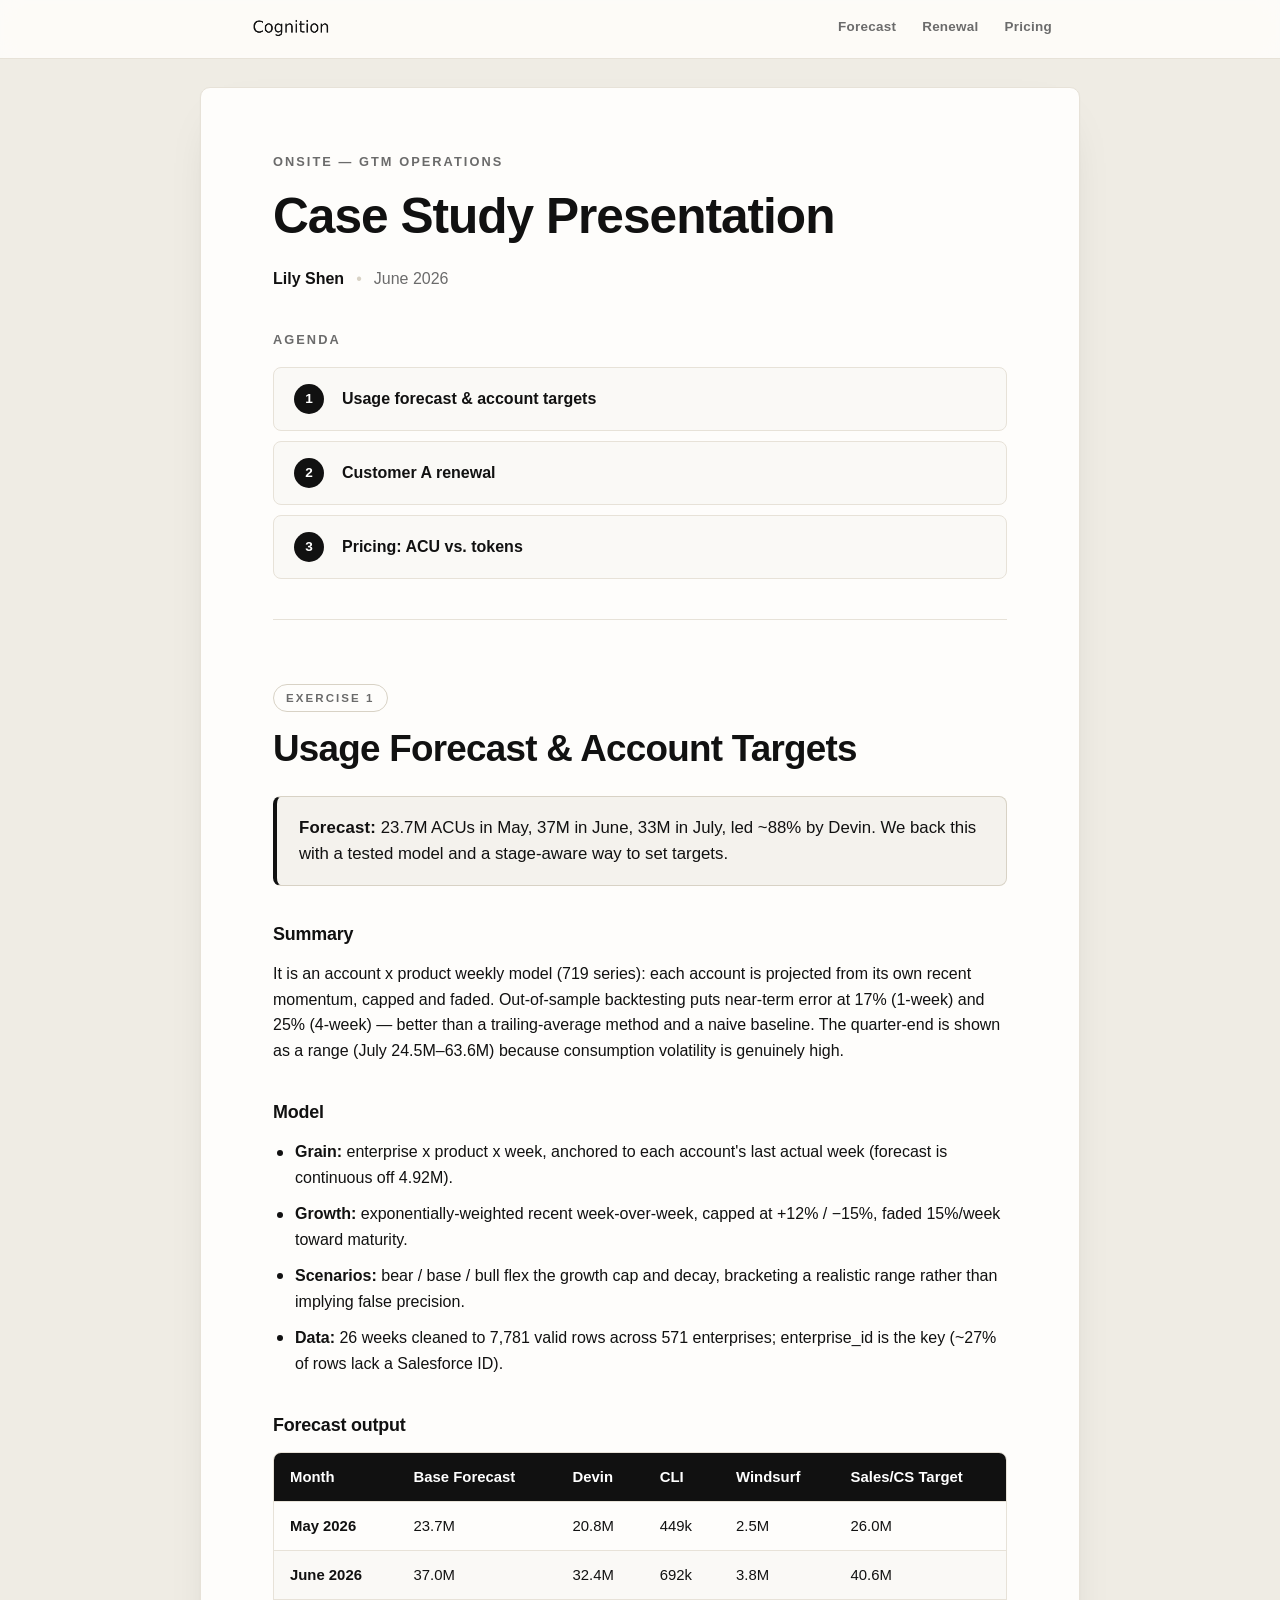
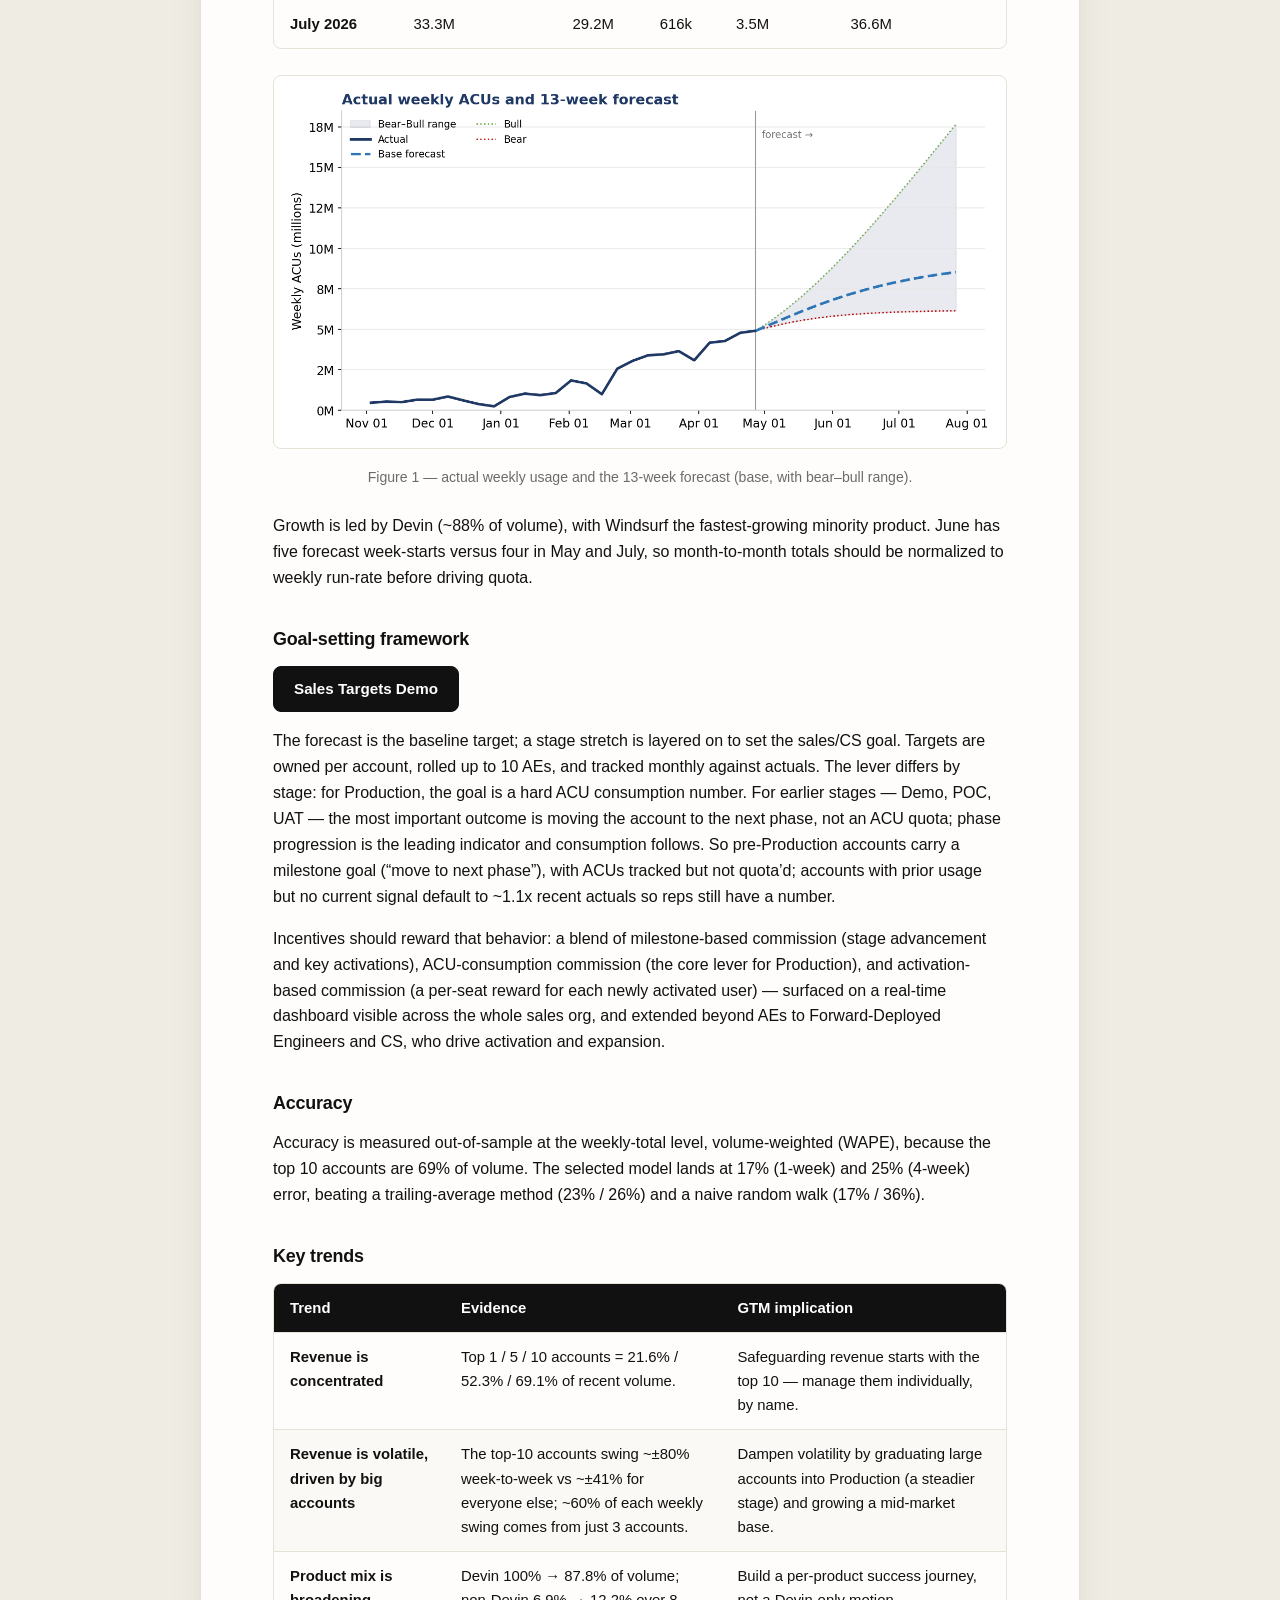
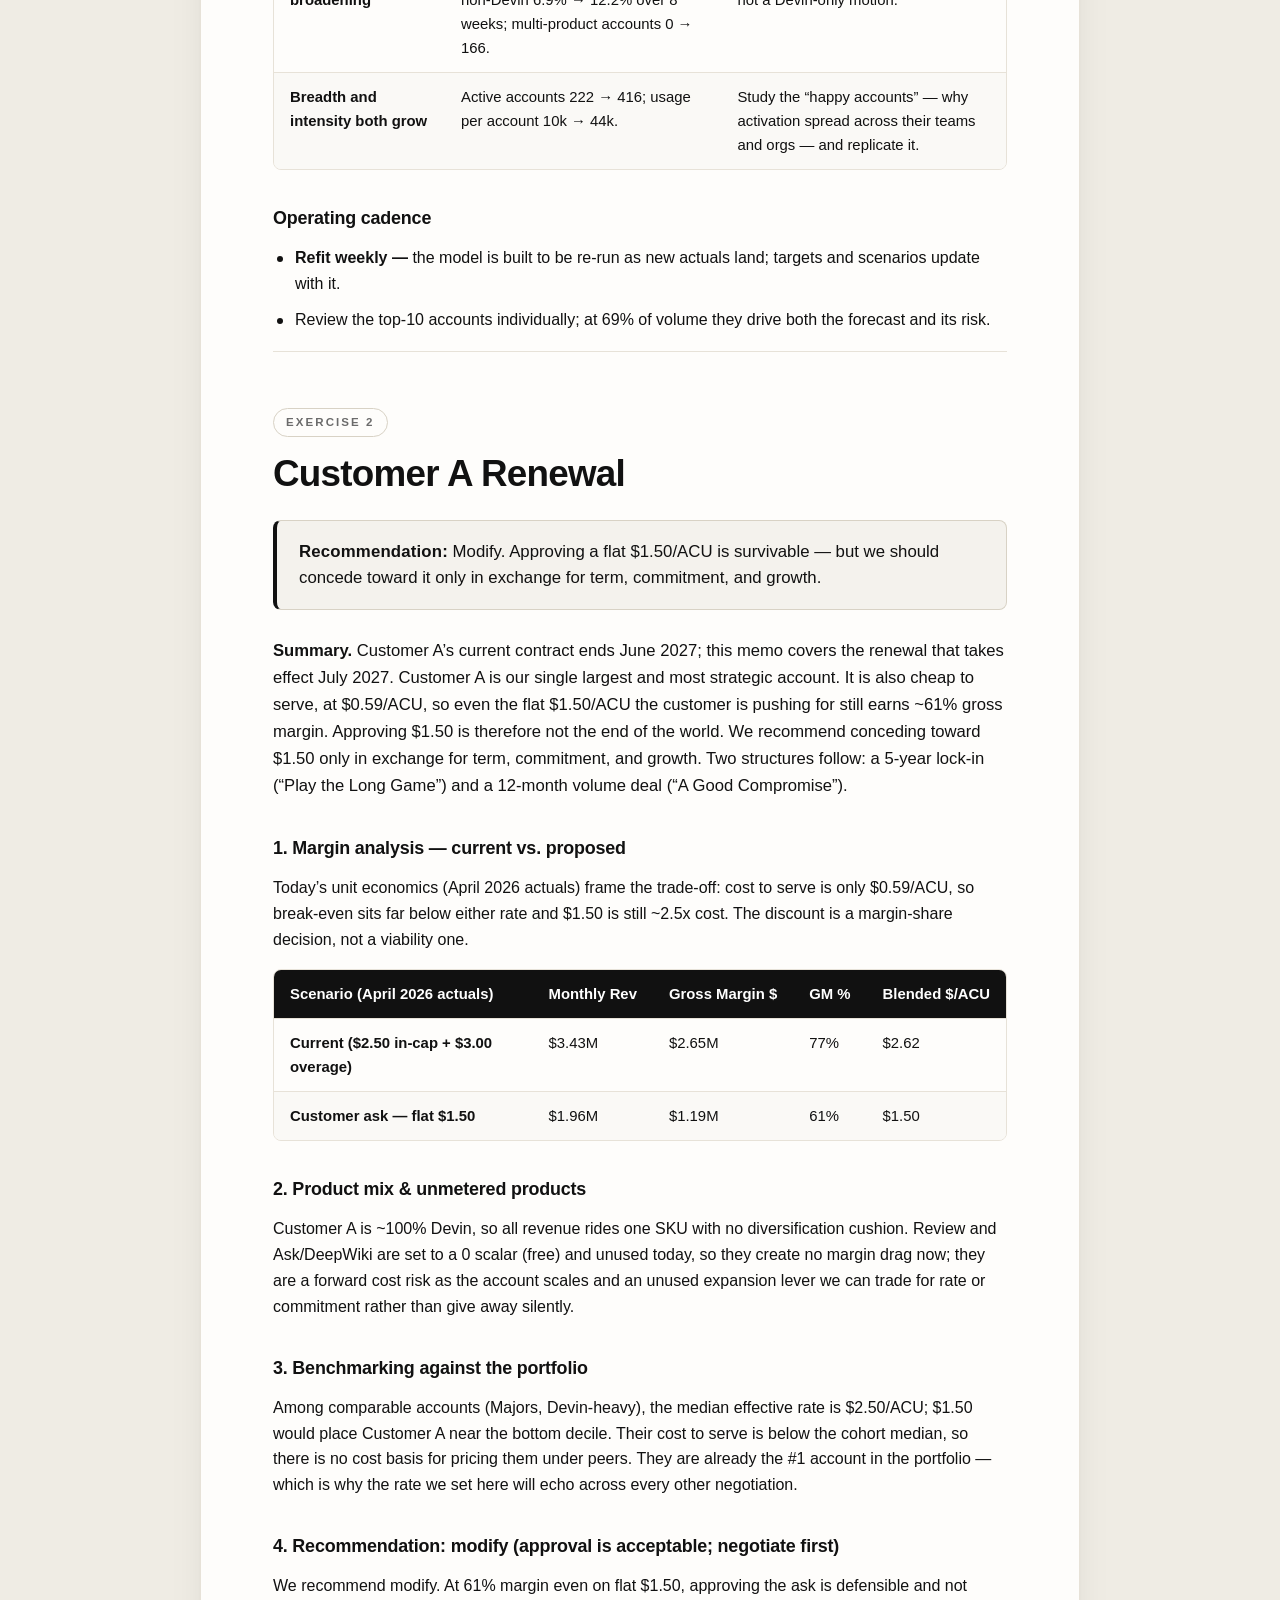
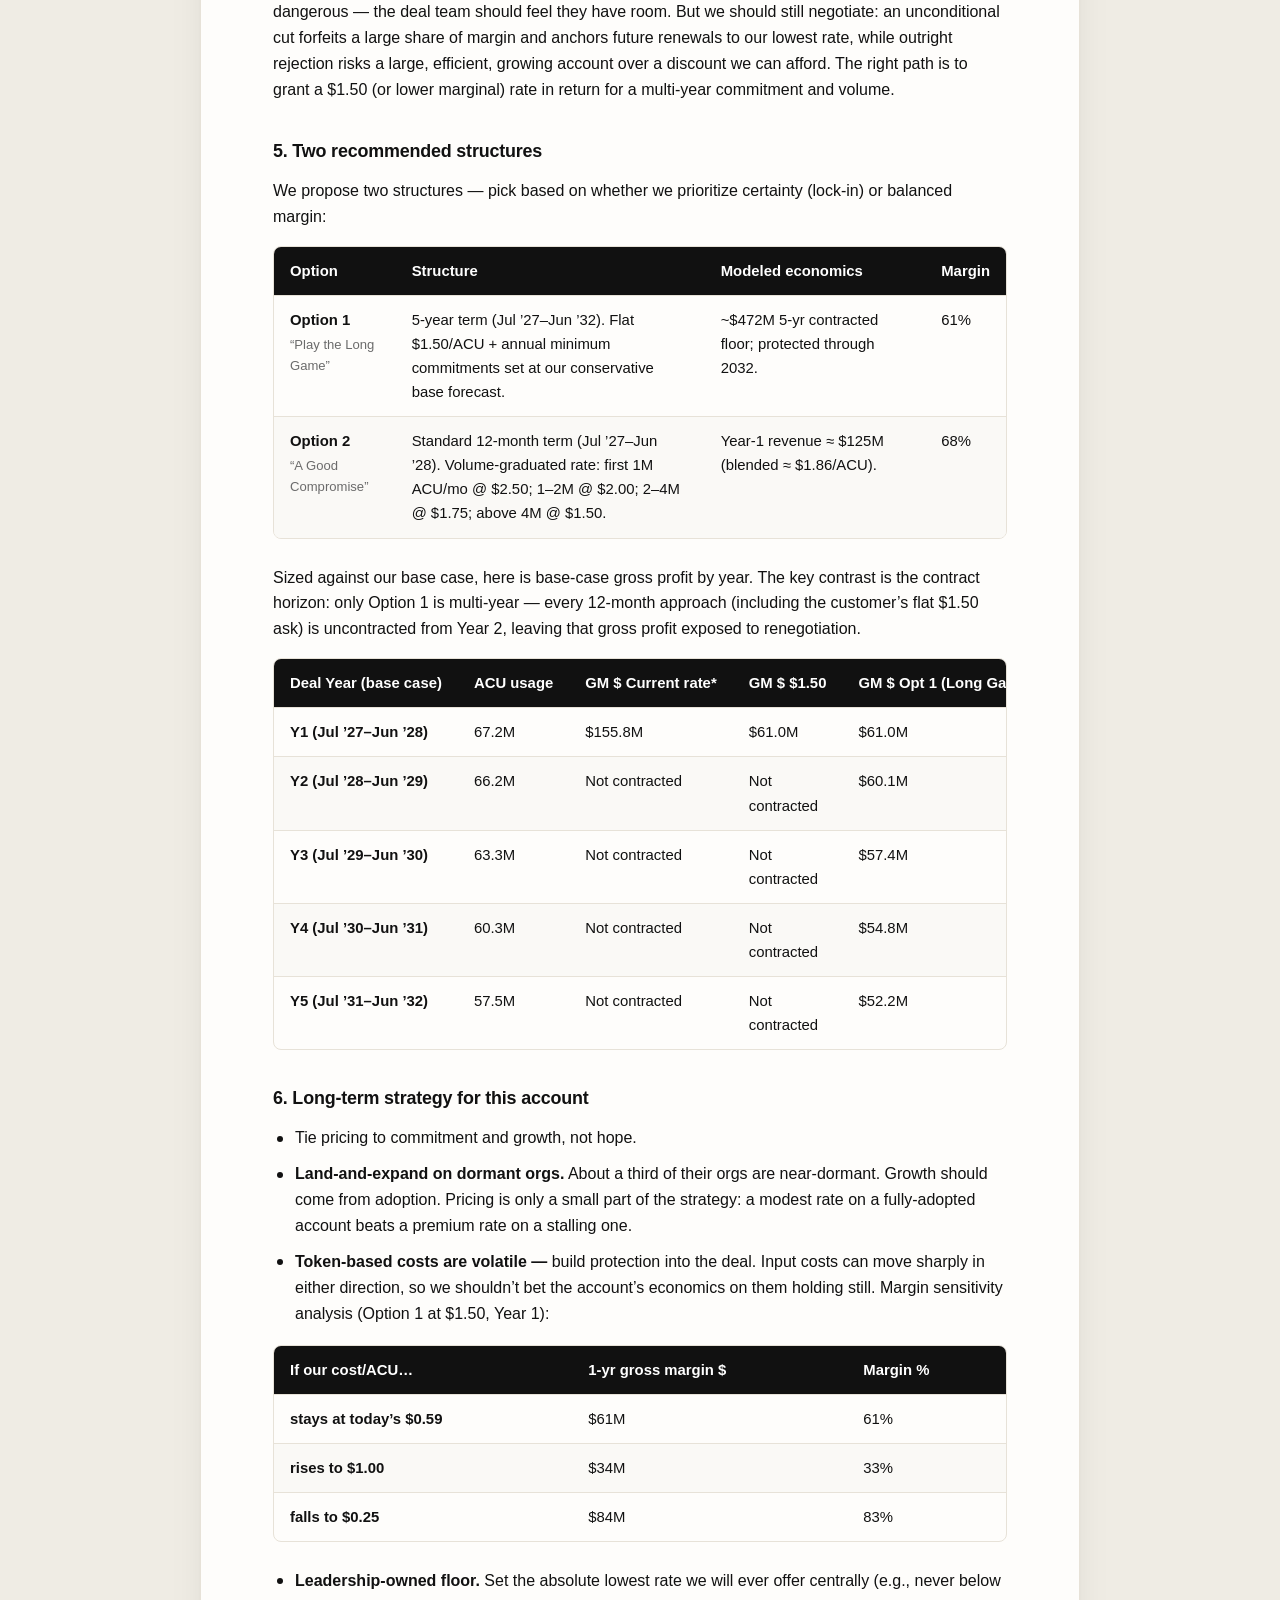
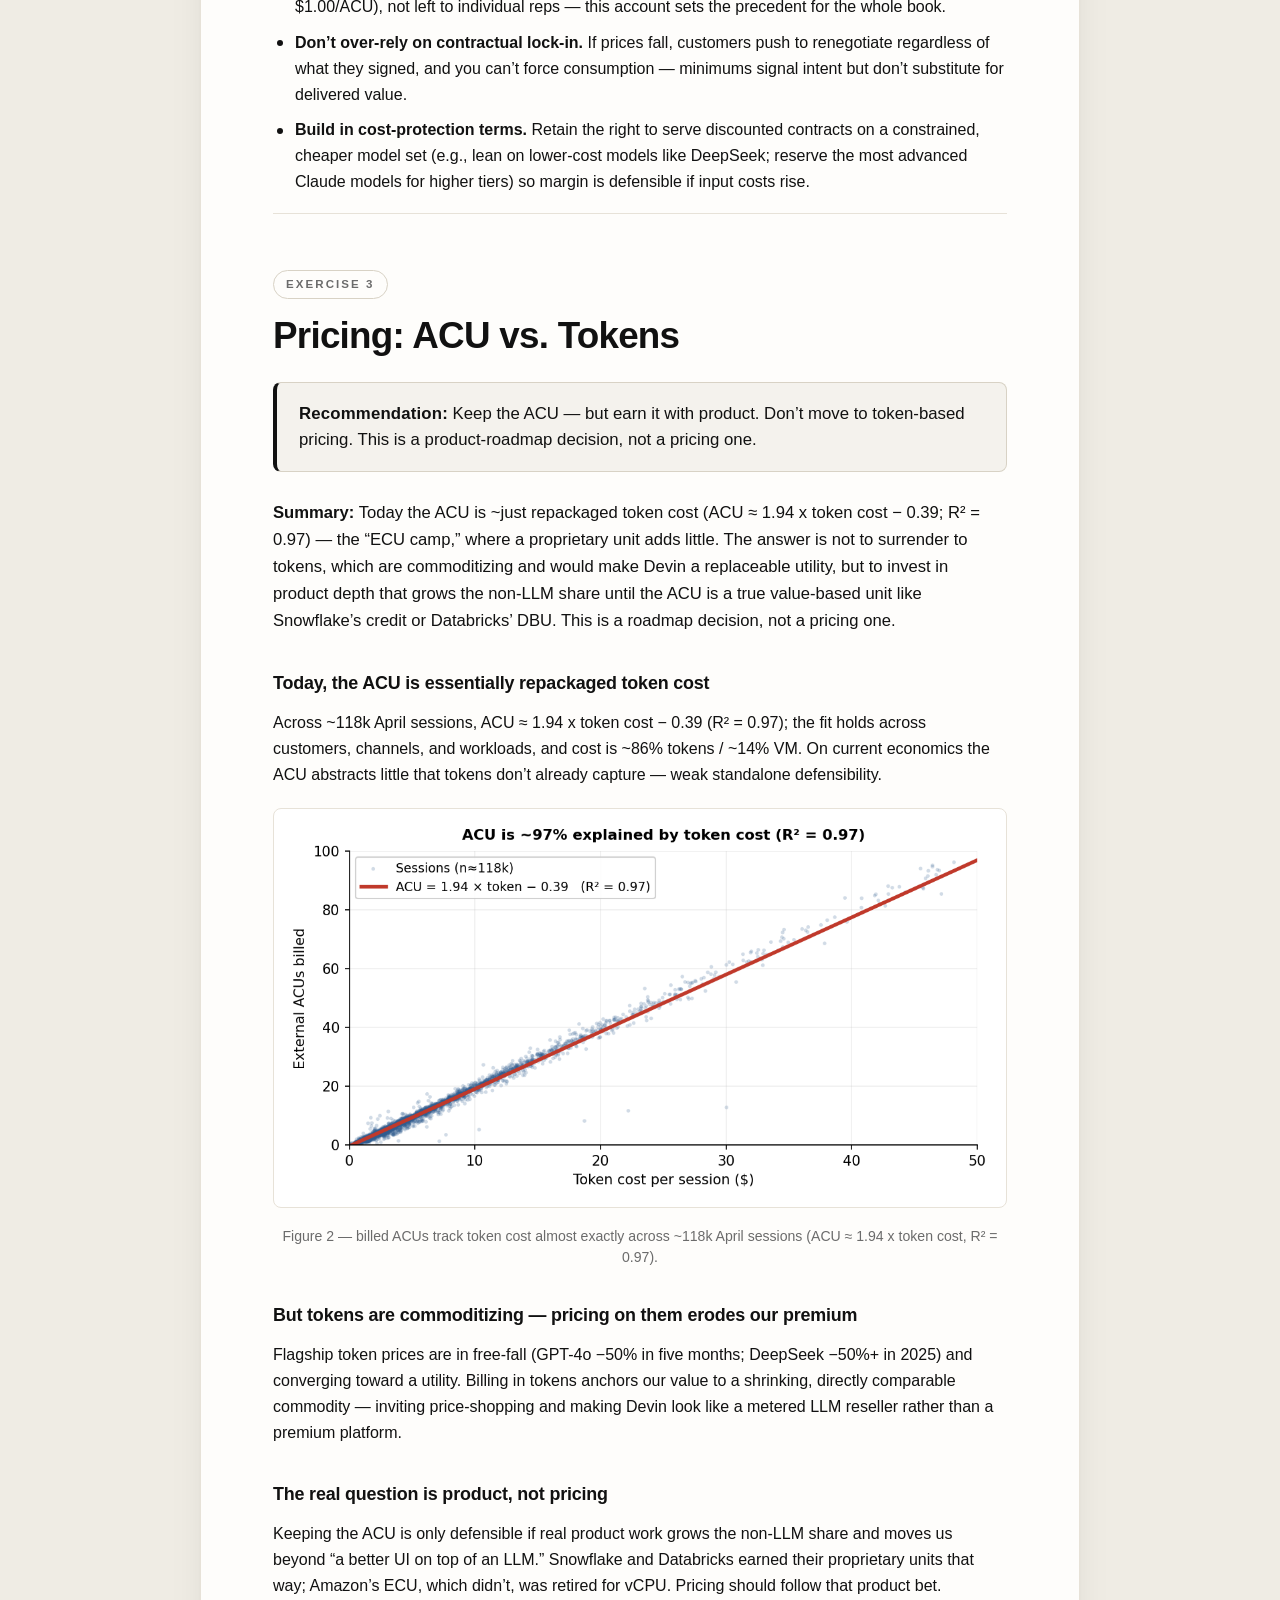
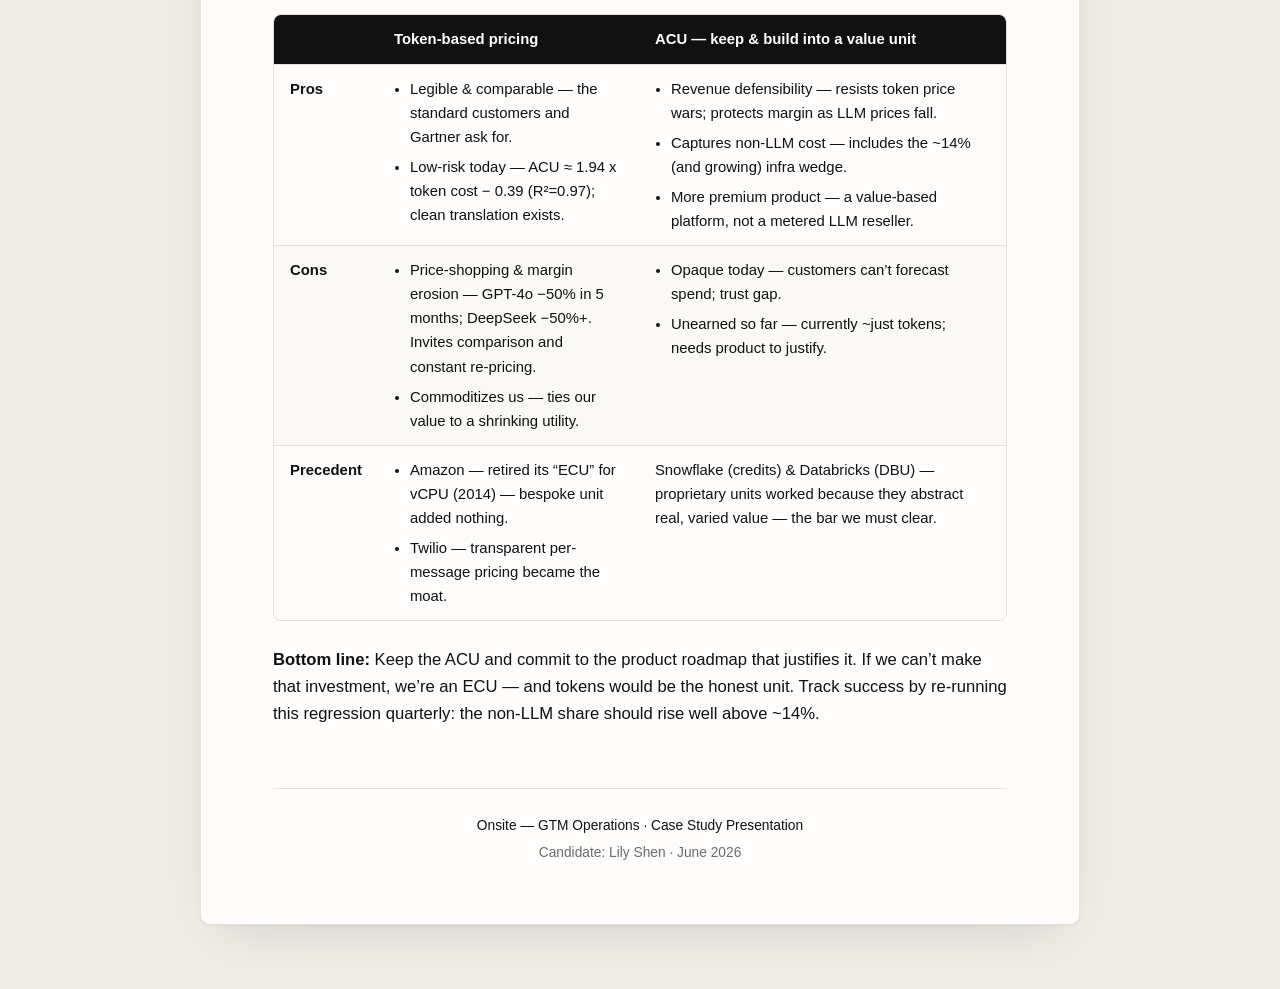
<file: index.html>
<!DOCTYPE html>
<html lang="en">
<head>
  <meta charset="UTF-8" />
  <meta name="viewport" content="width=device-width, initial-scale=1.0" />
  <title>Case Study Presentation · Lily Shen</title>
  <meta name="description" content="Onsite GTM Operations readout: usage forecasting, deal structuring and pricing strategy. Candidate: Lily Shen, June 2026." />
  <link rel="stylesheet" href="readout.css" />
</head>
<body>
  <a class="skip-link" href="#top">Skip to content</a>

  <header class="topbar" id="topbar">
    <div class="topbar-inner">
      <a class="wordmark" href="#top" aria-label="Cognition">
        <img src="assets/cognition-wordmark.png" alt="Cognition" />
      </a>
      <nav class="top-nav" aria-label="Sections">
        <a href="#exercise-1">Forecast</a>
        <a href="#exercise-2">Renewal</a>
        <a href="#exercise-3">Pricing</a>
      </nav>
    </div>
    <div class="progress" id="progress"></div>
  </header>

  <main class="sheet" id="main">
  <section class="cover" id="top">
    <p class="eyebrow">Onsite — GTM Operations</p>
    <h1 class="cover-title">Case Study Presentation</h1>
    <div class="cover-meta">
      <span><strong>Lily Shen</strong></span>
      <span class="dot">•</span>
      <span>June 2026</span>
    </div>
    <div class="agenda">
      <p class="agenda-head">Agenda</p>
      <ol class="agenda-list">
      <li><a href="#exercise-1"><span class="agenda-num">1</span><span>Usage forecast &amp; account targets</span></a></li>
      <li><a href="#exercise-2"><span class="agenda-num">2</span><span>Customer A renewal</span></a></li>
      <li><a href="#exercise-3"><span class="agenda-num">3</span><span>Pricing: ACU vs. tokens</span></a></li>
      </ol>
    </div>
  </section>

<section class="exercise" id="exercise-1">
<div class="exercise-head">
<span class="exercise-tag">EXERCISE 1</span>
<h2 class="exercise-title">Usage Forecast &amp; Account Targets</h2>
</div>
<div class="callout"><span class="callout-label">Forecast:</span> 23.7M ACUs in May, 37M in June, 33M in July, led ~88% by Devin. We back this with a tested model and a stage-aware way to set targets.</div>
<h3 class="sub-head">Summary</h3>
<p>It is an account x product weekly model (719 series): each account is projected from its own recent momentum, capped and faded. Out-of-sample backtesting puts near-term error at 17% (1-week) and 25% (4-week) — better than a trailing-average method and a naive baseline. The quarter-end is shown as a range (July 24.5M–63.6M) because consumption volatility is genuinely high.</p>
<h3 class="sub-head">Model</h3>
<ul class='bullets'><li><strong>Grain:</strong> enterprise x product x week, anchored to each account's last actual week (forecast is continuous off 4.92M).</li><li><strong>Growth:</strong> exponentially-weighted recent week-over-week, capped at +12% / −15%, faded 15%/week toward maturity.</li><li><strong>Scenarios:</strong> bear / base / bull flex the growth cap and decay, bracketing a realistic range rather than implying false precision.</li><li><strong>Data:</strong> 26 weeks cleaned to 7,781 valid rows across 571 enterprises; enterprise_id is the key (~27% of rows lack a Salesforce ID).</li></ul>
<h3 class="sub-head">Forecast output</h3>
<div class="table-wrap"><table class="data-table">
<thead><tr>
<th>Month</th>
<th>Base Forecast</th>
<th>Devin</th>
<th>CLI</th>
<th>Windsurf</th>
<th>Sales/CS Target</th>
</tr></thead><tbody>
<tr>
<td>May 2026</td>
<td>23.7M</td>
<td>20.8M</td>
<td>449k</td>
<td>2.5M</td>
<td>26.0M</td>
</tr>
<tr>
<td>June 2026</td>
<td>37.0M</td>
<td>32.4M</td>
<td>692k</td>
<td>3.8M</td>
<td>40.6M</td>
</tr>
<tr>
<td>July 2026</td>
<td>33.3M</td>
<td>29.2M</td>
<td>616k</td>
<td>3.5M</td>
<td>36.6M</td>
</tr>
</tbody></table></div>
<figure class="figure"><img src="assets/figure-1-forecast.png" alt="Figure 1 — actual weekly usage and the 13-week forecast (base, with bear–bull range)." loading="lazy" /><figcaption>Figure 1 — actual weekly usage and the 13-week forecast (base, with bear–bull range).</figcaption></figure>
<p>Growth is led by Devin (~88% of volume), with Windsurf the fastest-growing minority product. June has five forecast week-starts versus four in May and July, so month-to-month totals should be normalized to weekly run-rate before driving quota.</p>
<h3 class="sub-head">Goal-setting framework</h3>
<p><a class="demo-btn" href="ae-dashboard.html">Sales Targets Demo</a></p>
<p>The forecast is the baseline target; a stage stretch is layered on to set the sales/CS goal. Targets are owned per account, rolled up to 10 AEs, and tracked monthly against actuals. The lever differs by stage: for Production, the goal is a hard ACU consumption number. For earlier stages — Demo, POC, UAT — the most important outcome is moving the account to the next phase, not an ACU quota; phase progression is the leading indicator and consumption follows. So pre-Production accounts carry a milestone goal (“move to next phase”), with ACUs tracked but not quota’d; accounts with prior usage but no current signal default to ~1.1x recent actuals so reps still have a number.</p>
<p>Incentives should reward that behavior: a blend of milestone-based commission (stage advancement and key activations), ACU-consumption commission (the core lever for Production), and activation-based commission (a per-seat reward for each newly activated user) — surfaced on a real-time dashboard visible across the whole sales org, and extended beyond AEs to Forward-Deployed Engineers and CS, who drive activation and expansion.</p>
<h3 class="sub-head">Accuracy</h3>
<p>Accuracy is measured out-of-sample at the weekly-total level, volume-weighted (WAPE), because the top 10 accounts are 69% of volume. The selected model lands at 17% (1-week) and 25% (4-week) error, beating a trailing-average method (23% / 26%) and a naive random walk (17% / 36%).</p>
<h3 class="sub-head">Key trends</h3>
<div class="table-wrap"><table class="data-table">
<thead><tr>
<th>Trend</th>
<th>Evidence</th>
<th>GTM implication</th>
</tr></thead><tbody>
<tr>
<td>Revenue is concentrated</td>
<td>Top 1 / 5 / 10 accounts = 21.6% / 52.3% / 69.1% of recent volume.</td>
<td>Safeguarding revenue starts with the top 10 — manage them individually, by name.</td>
</tr>
<tr>
<td>Revenue is volatile, driven by big accounts</td>
<td>The top-10 accounts swing ~±80% week-to-week vs ~±41% for everyone else; ~60% of each weekly swing comes from just 3 accounts.</td>
<td>Dampen volatility by graduating large accounts into Production (a steadier stage) and growing a mid-market base.</td>
</tr>
<tr>
<td>Product mix is broadening</td>
<td>Devin 100% → 87.8% of volume; non-Devin 6.9% → 12.2% over 8 weeks; multi-product accounts 0 → 166.</td>
<td>Build a per-product success journey, not a Devin-only motion.</td>
</tr>
<tr>
<td>Breadth and intensity both grow</td>
<td>Active accounts 222 → 416; usage per account 10k → 44k.</td>
<td>Study the “happy accounts” — why activation spread across their teams and orgs — and replicate it.</td>
</tr>
</tbody></table></div>
<h3 class="sub-head">Operating cadence</h3>
<ul class='bullets'><li><strong>Refit weekly —</strong> the model is built to be re-run as new actuals land; targets and scenarios update with it.</li><li>Review the top-10 accounts individually; at 69% of volume they drive both the forecast and its risk.</li></ul>
</section>

<section class="exercise" id="exercise-2">
<div class="exercise-head">
<span class="exercise-tag">EXERCISE 2</span>
<h2 class="exercise-title">Customer A Renewal</h2>
</div>
<div class="callout"><span class="callout-label">Recommendation:</span> Modify. Approving a flat $1.50/ACU is survivable — but we should concede toward it only in exchange for term, commitment, and growth.</div>
<p class="lead"><strong>Summary.</strong> Customer A’s current contract ends June 2027; this memo covers the renewal that takes effect July 2027. Customer A is our single largest and most strategic account. It is also cheap to serve, at $0.59/ACU, so even the flat $1.50/ACU the customer is pushing for still earns ~61% gross margin. Approving $1.50 is therefore not the end of the world. We recommend conceding toward $1.50 only in exchange for term, commitment, and growth. Two structures follow: a 5-year lock-in (“Play the Long Game”) and a 12-month volume deal (“A Good Compromise”).</p>
<h3 class="sub-head">1. Margin analysis — current vs. proposed</h3>
<p>Today’s unit economics (April 2026 actuals) frame the trade-off: cost to serve is only $0.59/ACU, so break-even sits far below either rate and $1.50 is still ~2.5x cost. The discount is a margin-share decision, not a viability one.</p>
<div class="table-wrap"><table class="data-table">
<thead><tr>
<th>Scenario (April 2026 actuals)</th>
<th>Monthly Rev</th>
<th>Gross Margin $</th>
<th>GM %</th>
<th>Blended $/ACU</th>
</tr></thead><tbody>
<tr>
<td>Current ($2.50 in-cap + $3.00 overage)</td>
<td>$3.43M</td>
<td>$2.65M</td>
<td>77%</td>
<td>$2.62</td>
</tr>
<tr>
<td>Customer ask — flat $1.50</td>
<td>$1.96M</td>
<td>$1.19M</td>
<td>61%</td>
<td>$1.50</td>
</tr>
</tbody></table></div>
<h3 class="sub-head">2. Product mix &amp; unmetered products</h3>
<p>Customer A is ~100% Devin, so all revenue rides one SKU with no diversification cushion. Review and Ask/DeepWiki are set to a 0 scalar (free) and unused today, so they create no margin drag now; they are a forward cost risk as the account scales and an unused expansion lever we can trade for rate or commitment rather than give away silently.</p>
<h3 class="sub-head">3. Benchmarking against the portfolio</h3>
<p>Among comparable accounts (Majors, Devin-heavy), the median effective rate is $2.50/ACU; $1.50 would place Customer A near the bottom decile. Their cost to serve is below the cohort median, so there is no cost basis for pricing them under peers. They are already the #1 account in the portfolio — which is why the rate we set here will echo across every other negotiation.</p>
<h3 class="sub-head">4. Recommendation: modify (approval is acceptable; negotiate first)</h3>
<p>We recommend modify. At 61% margin even on flat $1.50, approving the ask is defensible and not dangerous — the deal team should feel they have room. But we should still negotiate: an unconditional cut forfeits a large share of margin and anchors future renewals to our lowest rate, while outright rejection risks a large, efficient, growing account over a discount we can afford. The right path is to grant a $1.50 (or lower marginal) rate in return for a multi-year commitment and volume.</p>
<h3 class="sub-head">5. Two recommended structures</h3>
<p>We propose two structures — pick based on whether we prioritize certainty (lock-in) or balanced margin:</p>
<div class="table-wrap"><table class="data-table">
<thead><tr>
<th>Option</th>
<th>Structure</th>
<th>Modeled economics</th>
<th>Margin</th>
</tr></thead><tbody>
<tr>
<td><strong>Option 1</strong><span class="cell-sub">“Play the Long Game”</span></td>
<td>5-year term (Jul ’27–Jun ’32). Flat $1.50/ACU + annual minimum commitments set at our conservative base forecast.</td>
<td>~$472M 5-yr contracted floor; protected through 2032.</td>
<td>61%</td>
</tr>
<tr>
<td><strong>Option 2</strong><span class="cell-sub">“A Good Compromise”</span></td>
<td>Standard 12-month term (Jul ’27–Jun ’28). Volume-graduated rate: first 1M ACU/mo @ $2.50; 1–2M @ $2.00; 2–4M @ $1.75; above 4M @ $1.50. </td>
<td>Year-1 revenue ≈ $125M (blended ≈ $1.86/ACU). </td>
<td>68%</td>
</tr>
</tbody></table></div>
<p>Sized against our base case, here is base-case gross profit by year. The key contrast is the contract horizon: only Option 1 is multi-year — every 12-month approach (including the customer’s flat $1.50 ask) is uncontracted from Year 2, leaving that gross profit exposed to renegotiation.</p>
<div class="table-wrap"><table class="data-table">
<thead><tr>
<th>Deal Year (base case)</th>
<th>ACU usage</th>
<th>GM $ Current rate*</th>
<th>GM $ $1.50</th>
<th>GM $ Opt 1 (Long Game)</th>
<th>GM $ Opt 2 (Compromise)</th>
</tr></thead><tbody>
<tr>
<td>Y1 (Jul ’27–Jun ’28)</td>
<td>67.2M</td>
<td>$155.8M</td>
<td>$61.0M</td>
<td>$61.0M</td>
<td>$85.0M</td>
</tr>
<tr>
<td>Y2 (Jul ’28–Jun ’29)</td>
<td>66.2M</td>
<td>Not contracted</td>
<td>Not contracted</td>
<td>$60.1M</td>
<td>Not contracted</td>
</tr>
<tr>
<td>Y3 (Jul ’29–Jun ’30)</td>
<td>63.3M</td>
<td>Not contracted</td>
<td>Not contracted</td>
<td>$57.4M</td>
<td>Not contracted</td>
</tr>
<tr>
<td>Y4 (Jul ’30–Jun ’31)</td>
<td>60.3M</td>
<td>Not contracted</td>
<td>Not contracted</td>
<td>$54.8M</td>
<td>Not contracted</td>
</tr>
<tr>
<td>Y5 (Jul ’31–Jun ’32)</td>
<td>57.5M</td>
<td>Not contracted</td>
<td>Not contracted</td>
<td>$52.2M</td>
<td>Not contracted</td>
</tr>
</tbody></table></div>
<h3 class="sub-head">6. Long-term strategy for this account</h3>
<ul class='bullets'><li>Tie pricing to commitment and growth, not hope.</li><li><strong>Land-and-expand on dormant orgs.</strong> About a third of their orgs are near-dormant. Growth should come from adoption. Pricing is only a small part of the strategy: a modest rate on a fully-adopted account beats a premium rate on a stalling one.</li><li><strong>Token-based costs are volatile —</strong> build protection into the deal. Input costs can move sharply in either direction, so we shouldn’t bet the account’s economics on them holding still. Margin sensitivity analysis (Option 1 at $1.50, Year 1):</li></ul>
<div class="table-wrap"><table class="data-table">
<thead><tr>
<th>If our cost/ACU…</th>
<th>1-yr gross margin $</th>
<th>Margin %</th>
</tr></thead><tbody>
<tr>
<td>stays at today’s $0.59</td>
<td>$61M</td>
<td>61%</td>
</tr>
<tr>
<td>rises to $1.00</td>
<td>$34M</td>
<td>33%</td>
</tr>
<tr>
<td>falls to $0.25</td>
<td>$84M</td>
<td>83%</td>
</tr>
</tbody></table></div>
<ul class='bullets'><li><strong>Leadership-owned floor.</strong> Set the absolute lowest rate we will ever offer centrally (e.g., never below $1.00/ACU), not left to individual reps — this account sets the precedent for the whole book.</li><li><strong>Don’t over-rely on contractual lock-in.</strong> If prices fall, customers push to renegotiate regardless of what they signed, and you can’t force consumption — minimums signal intent but don’t substitute for delivered value.</li><li><strong>Build in cost-protection terms.</strong> Retain the right to serve discounted contracts on a constrained, cheaper model set (e.g., lean on lower-cost models like DeepSeek; reserve the most advanced Claude models for higher tiers) so margin is defensible if input costs rise.</li></ul>
</section>

<section class="exercise" id="exercise-3">
<div class="exercise-head">
<span class="exercise-tag">EXERCISE 3</span>
<h2 class="exercise-title">Pricing: ACU vs. Tokens</h2>
</div>
<div class="callout"><span class="callout-label">Recommendation:</span> Keep the ACU — but earn it with product. Don’t move to token-based pricing. This is a product-roadmap decision, not a pricing one.</div>
<p class="lead"><strong>Summary:</strong> Today the ACU is ~just repackaged token cost (ACU ≈ 1.94 x token cost − 0.39; R² = 0.97) — the “ECU camp,” where a proprietary unit adds little. The answer is not to surrender to tokens, which are commoditizing and would make Devin a replaceable utility, but to invest in product depth that grows the non-LLM share until the ACU is a true value-based unit like Snowflake’s credit or Databricks’ DBU. This is a roadmap decision, not a pricing one.</p>
<h3 class="sub-head">Today, the ACU is essentially repackaged token cost</h3>
<p>Across ~118k April sessions, ACU ≈ 1.94 x token cost − 0.39 (R² = 0.97); the fit holds across customers, channels, and workloads, and cost is ~86% tokens / ~14% VM. On current economics the ACU abstracts little that tokens don’t already capture — weak standalone defensibility.</p>
<figure class="figure"><img src="assets/figure-2-acu-token.png" alt="Figure 2 — billed ACUs track token cost almost exactly across ~118k April sessions (ACU ≈ 1.94 x token cost, R² = 0.97)." loading="lazy" /><figcaption>Figure 2 — billed ACUs track token cost almost exactly across ~118k April sessions (ACU ≈ 1.94 x token cost, R² = 0.97).</figcaption></figure>
<h3 class="sub-head">But tokens are commoditizing — pricing on them erodes our premium</h3>
<p>Flagship token prices are in free-fall (GPT-4o −50% in five months; DeepSeek −50%+ in 2025) and converging toward a utility. Billing in tokens anchors our value to a shrinking, directly comparable commodity — inviting price-shopping and making Devin look like a metered LLM reseller rather than a premium platform.</p>
<h3 class="sub-head">The real question is product, not pricing</h3>
<p>Keeping the ACU is only defensible if real product work grows the non-LLM share and moves us beyond “a better UI on top of an LLM.” Snowflake and Databricks earned their proprietary units that way; Amazon’s ECU, which didn’t, was retired for vCPU. Pricing should follow that product bet.</p>
<div class="table-wrap"><table class="data-table">
<thead><tr>
<th></th>
<th>Token-based pricing</th>
<th>ACU — keep &amp; build into a value unit</th>
</tr></thead><tbody>
<tr>
<td>Pros</td>
<td><ul class='cell-list'><li>Legible &amp; comparable — the standard customers and Gartner ask for.</li><li>Low-risk today — ACU ≈ 1.94 x token cost − 0.39 (R²=0.97); clean translation exists.</li></ul></td>
<td><ul class='cell-list'><li>Revenue defensibility — resists token price wars; protects margin as LLM prices fall.</li><li>Captures non-LLM cost — includes the ~14% (and growing) infra wedge.</li><li>More premium product — a value-based platform, not a metered LLM reseller.</li></ul></td>
</tr>
<tr>
<td>Cons</td>
<td><ul class='cell-list'><li>Price-shopping &amp; margin erosion — GPT-4o −50% in 5 months; DeepSeek −50%+. Invites comparison and constant re-pricing.</li><li>Commoditizes us — ties our value to a shrinking utility.</li></ul></td>
<td><ul class='cell-list'><li>Opaque today — customers can’t forecast spend; trust gap.</li><li>Unearned so far — currently ~just tokens; needs product to justify.</li></ul></td>
</tr>
<tr>
<td>Precedent</td>
<td><ul class='cell-list'><li>Amazon — retired its “ECU” for vCPU (2014) — bespoke unit added nothing.</li><li>Twilio — transparent per-message pricing became the moat.</li></ul></td>
<td>Snowflake (credits) &amp; Databricks (DBU) — proprietary units worked because they abstract real, varied value — the bar we must clear.</td>
</tr>
</tbody></table></div>
<p class="lead"><strong>Bottom line:</strong> Keep the ACU and commit to the product roadmap that justifies it. If we can’t make that investment, we’re an ECU — and tokens would be the honest unit. Track success by re-running this regression quarterly: the non-LLM share should rise well above ~14%.</p>
</section>

    <footer class="readout-footer">
      <p>Onsite — GTM Operations · Case Study Presentation</p>
      <p class="muted">Candidate: Lily Shen · June 2026</p>
    </footer>
  </main>

  <script src="readout.js"></script>
</body>
</html>
</file>
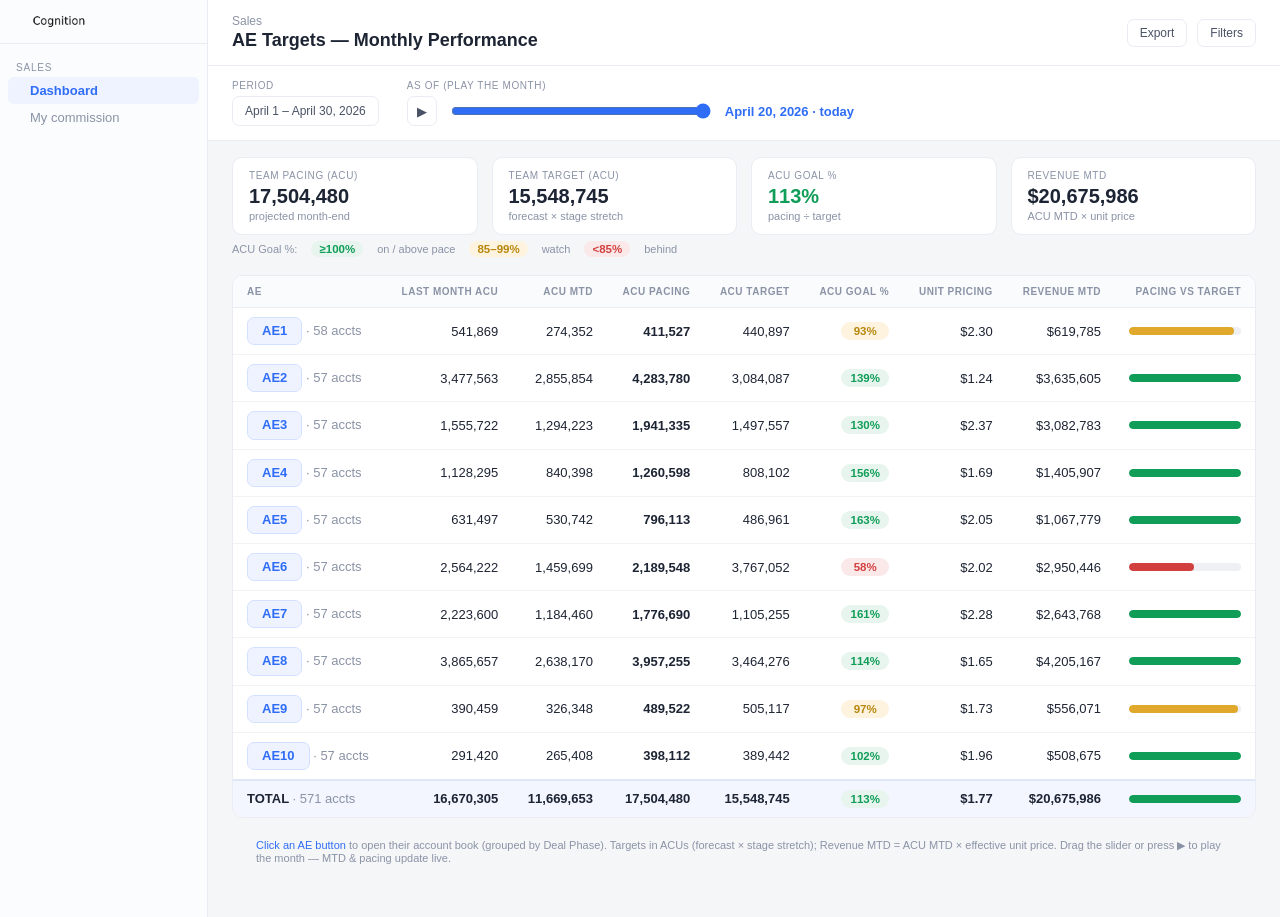
<file: ae-dashboard.html>
<!DOCTYPE html>
<html lang="en">
<head>
<meta charset="utf-8"/>
<meta name="viewport" content="width=device-width, initial-scale=1"/>
<title>AE Targets — Monthly Performance · Cognition</title>
<link rel="stylesheet" href="ae-dashboard.css"/>
</head>
<body>
<div class="app">
  <aside class="sidebar">
    <div class="sb-brand"><img src="assets/cognition-wordmark.png" alt="Cognition"/></div>
    <div class="sb-group">Sales</div>
    <a class="sb-item active" href="ae-dashboard.html">Dashboard</a>
    <span class="sb-item sb-static">My commission</span>
  </aside>
  <div class="main">
    <div class="topbar">
      <div>
        <div class="crumbs">Sales</div>
        <div class="h-title">AE Targets — Monthly Performance</div>
      </div>
      <div class="topbar-right">
        <button class="btn">Export</button>
        <button class="btn">Filters</button>
      </div>
    </div>

    <div class="controls">
      <div class="ctl">
        <label>Period</label>
        <div class="daterange">April 1 – April 30, 2026</div>
      </div>
      <div class="ctl">
        <label>As of (play the month)</label>
        <div class="asof-wrap">
          <button class="play-btn" id="play-btn" title="Play back through the month">▶</button>
          <input id="asof" type="range" min="1" max="20" value="20"/>
          <span class="asof-badge" id="asof-label">April 20, 2026</span>
        </div>
      </div>
    </div>

    <div class="kpis">
      <div class="kpi"><div class="k-label">Team Pacing (ACU)</div><div class="k-val" id="kpi-pace">—</div><div class="k-sub">projected month-end</div></div>
      <div class="kpi"><div class="k-label">Team Target (ACU)</div><div class="k-val" id="kpi-target">—</div><div class="k-sub">forecast × stage stretch</div></div>
      <div class="kpi"><div class="k-label">ACU Goal %</div><div class="k-val" id="kpi-goal">—</div><div class="k-sub">pacing ÷ target</div></div>
      <div class="kpi"><div class="k-label">Revenue MTD</div><div class="k-val" id="kpi-rev">—</div><div class="k-sub">ACU MTD × unit price</div></div>
    </div>

    <div class="legend">
      <span>ACU Goal %:</span>
      <span class="pill g-green">≥100%</span> on / above pace
      <span class="pill g-amber">85–99%</span> watch
      <span class="pill g-red">&lt;85%</span> behind
    </div>

    <div class="tablewrap">
      <div class="card">
        <table>
          <thead>
            <tr>
              <th data-key="ae">AE</th>
              <th data-key="march">Last Month ACU</th>
              <th data-key="mtd">ACU MTD</th>
              <th data-key="pace">ACU Pacing</th>
              <th data-key="target">ACU Target</th>
              <th data-key="goal">ACU Goal %</th>
              <th data-key="price">Unit Pricing</th>
              <th data-key="revMtd">Revenue MTD</th>
              <th>Pacing vs Target</th>
            </tr>
          </thead>
          <tbody id="roster-body"></tbody>
        </table>
      </div>
      <p class="note"><span class="hint">Click an AE button</span> to open their account book (grouped by Deal Phase).
        Targets in ACUs (forecast × stage stretch); Revenue MTD = ACU MTD × effective unit price.
        Drag the slider or press ▶ to play the month — MTD &amp; pacing update live.</p>
    </div>
  </div>
</div>
<script src="ae-dashboard.js"></script>
</body>
</html>
</file>
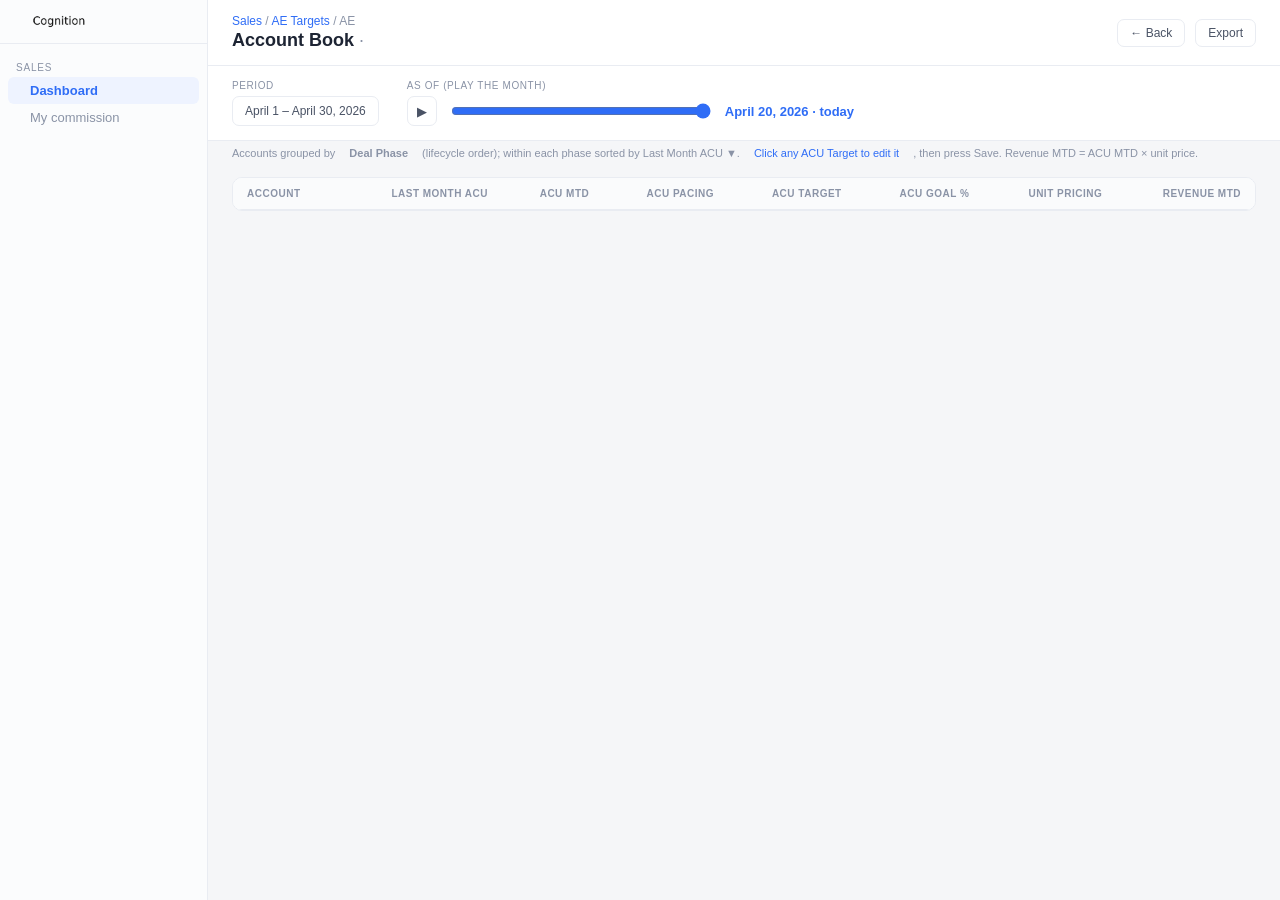
<file: ae-detail.html>
<!DOCTYPE html>
<html lang="en">
<head>
<meta charset="utf-8"/>
<meta name="viewport" content="width=device-width, initial-scale=1"/>
<title>AE Account Book · Cognition</title>
<link rel="stylesheet" href="ae-dashboard.css"/>
</head>
<body>
<div class="app">
  <aside class="sidebar">
    <div class="sb-brand"><img src="assets/cognition-wordmark.png" alt="Cognition"/></div>
    <div class="sb-group">Sales</div>
    <a class="sb-item active" href="ae-dashboard.html">Dashboard</a>
    <span class="sb-item sb-static">My commission</span>
  </aside>
  <div class="main">
    <div class="topbar">
      <div>
        <div class="crumbs"><a href="ae-dashboard.html">Sales</a> / <a href="ae-dashboard.html">AE Targets</a> / <span id="crumb-ae">AE</span></div>
        <div class="h-title"><span id="ae-name">Account Book</span> <span class="muted" style="font-weight:400">· <span id="ae-count"></span></span></div>
      </div>
      <div class="topbar-right">
        <a class="btn" href="ae-dashboard.html">← Back</a>
        <button class="btn btn-primary" id="save-btn" style="display:none">Save</button>
        <button class="btn">Export</button>
      </div>
    </div>

    <div class="controls">
      <div class="ctl">
        <label>Period</label>
        <div class="daterange">April 1 – April 30, 2026</div>
      </div>
      <div class="ctl">
        <label>As of (play the month)</label>
        <div class="asof-wrap">
          <button class="play-btn" id="play-btn" title="Play back through the month">▶</button>
          <input id="asof" type="range" min="1" max="20" value="20"/>
          <span class="asof-badge" id="asof-label">April 20, 2026</span>
        </div>
      </div>
    </div>

    <div class="legend">Accounts grouped by <strong>Deal Phase</strong> (lifecycle order); within each phase sorted by Last Month ACU ▼. <span class="hint">Click any ACU Target to edit it</span>, then press Save. Revenue MTD = ACU MTD × unit price.</div>

    <div class="tablewrap">
      <div class="card">
        <table>
          <thead>
            <tr>
              <th colspan="2">Account</th>
              <th>Last Month ACU</th>
              <th>ACU MTD</th>
              <th>ACU Pacing</th>
              <th>ACU Target</th>
              <th>ACU Goal %</th>
              <th>Unit Pricing</th>
              <th>Revenue MTD</th>
            </tr>
          </thead>
          <tbody id="detail-body"></tbody>
        </table>
      </div>
    </div>
  </div>
</div>
<script src="ae-dashboard.js"></script>
</body>
</html>
</file>
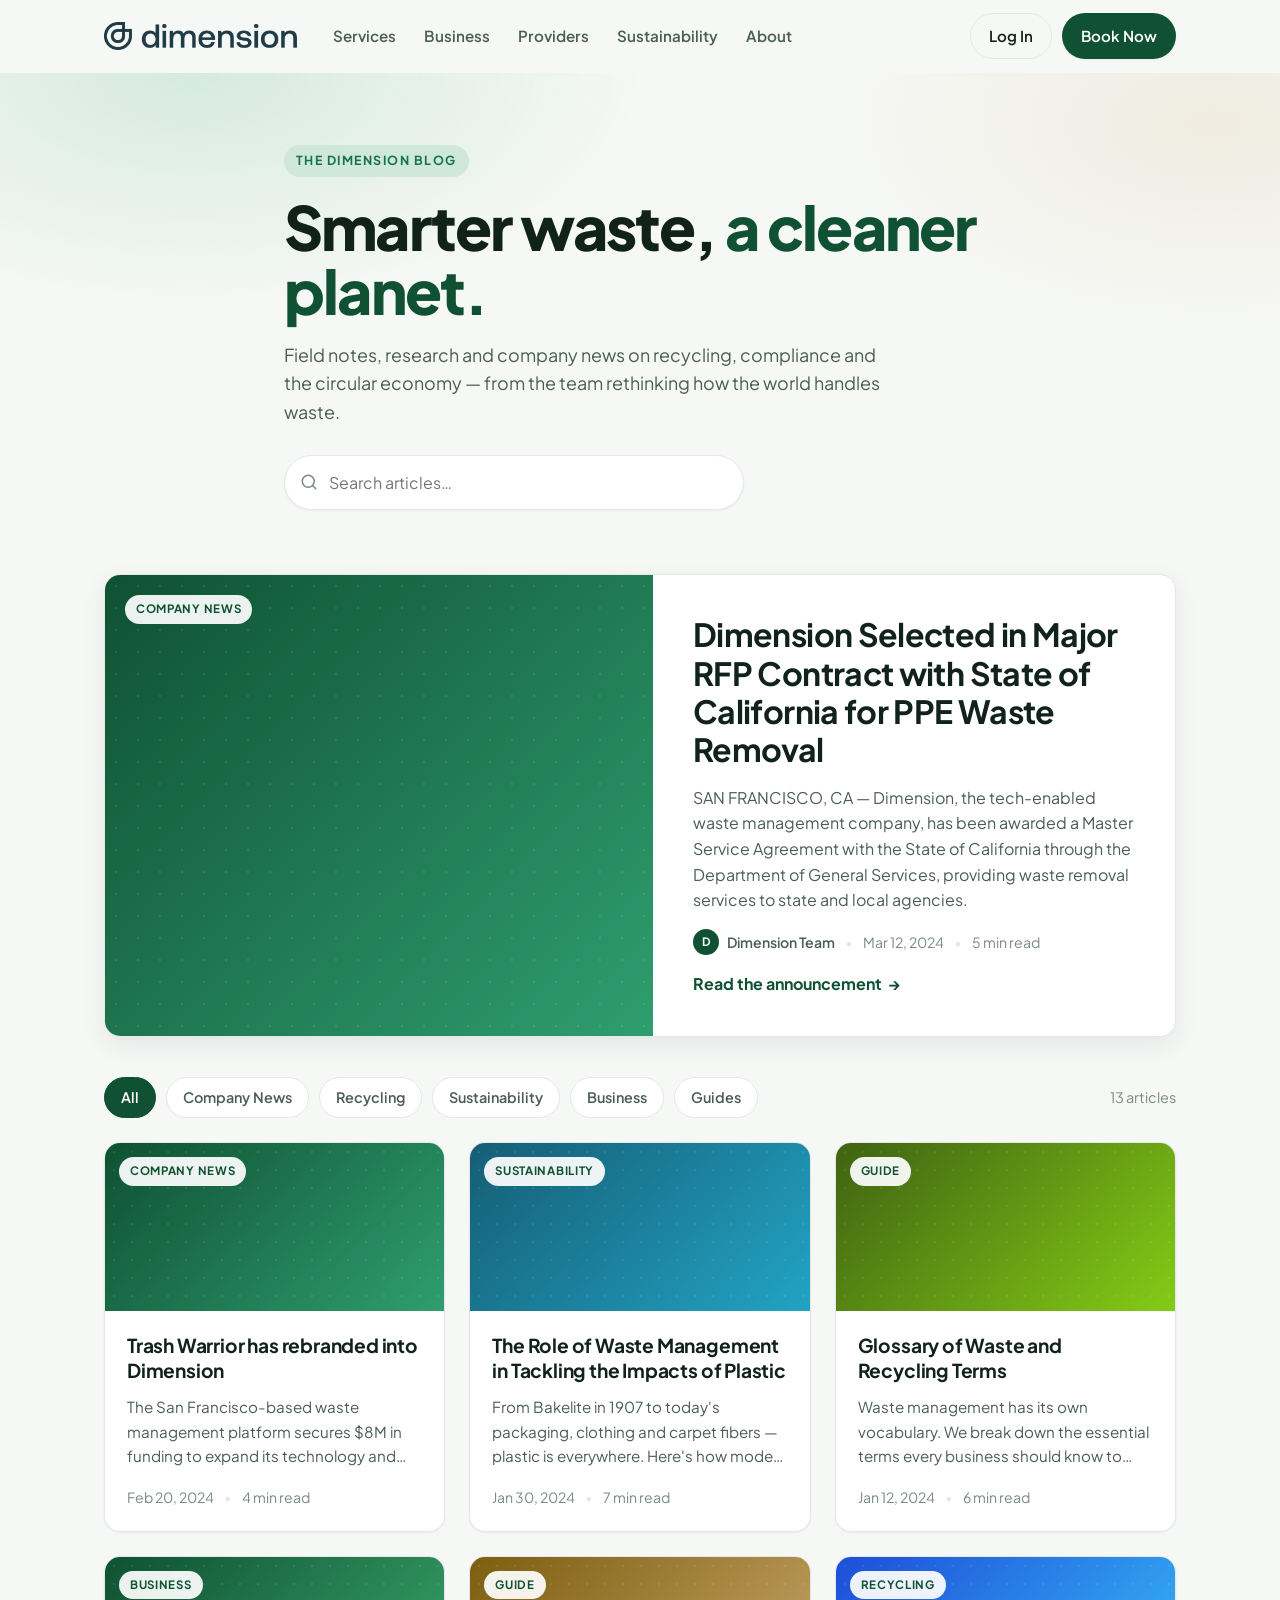
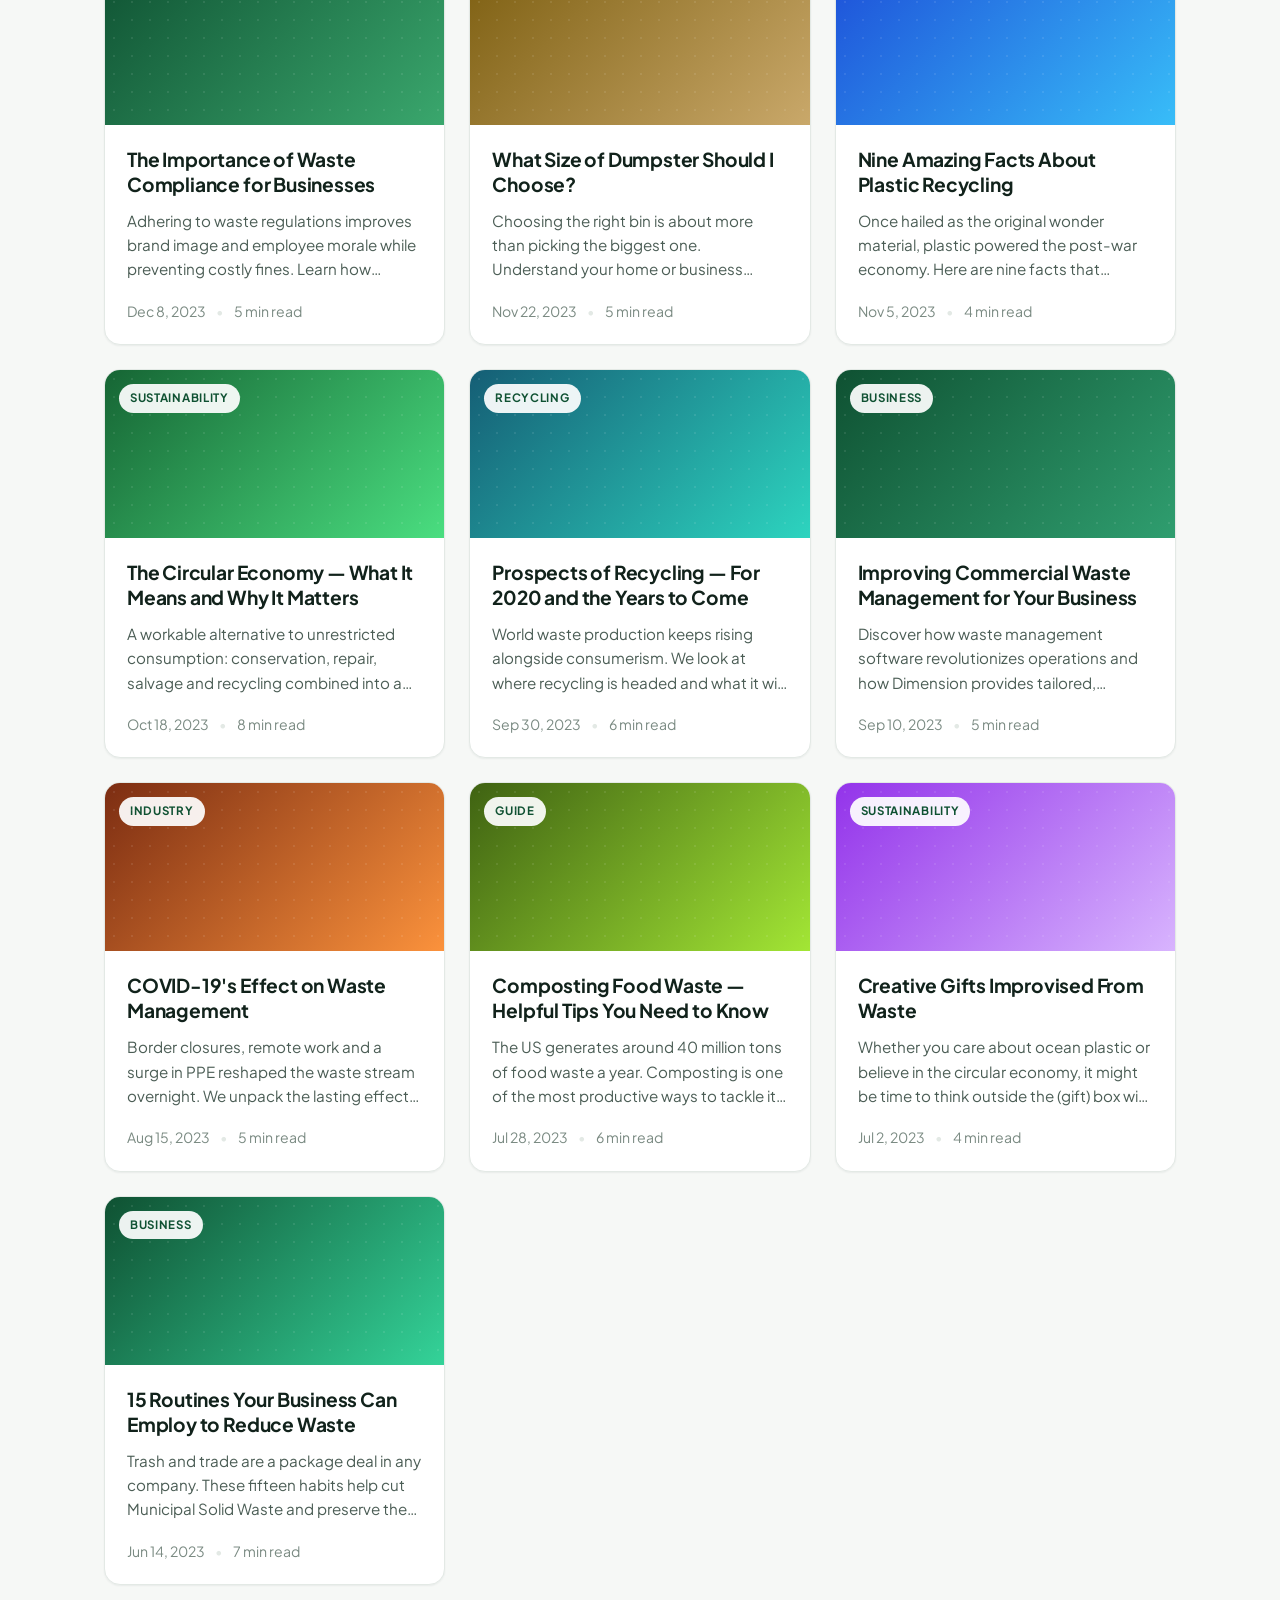
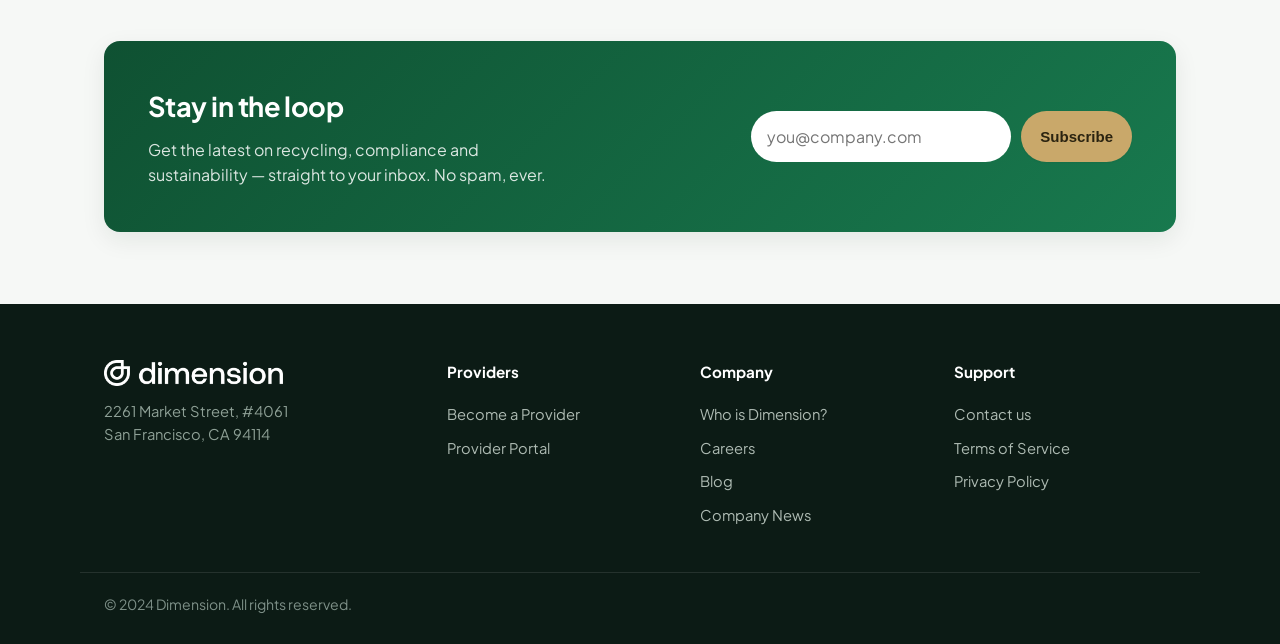
<file: dimension-demo.html>
<!DOCTYPE html>
<html lang="en">
<head>
  <meta charset="UTF-8" />
  <meta name="viewport" content="width=device-width, initial-scale=1.0" />
  <title>Blog — Dimension | Tech-enabled Waste Management</title>
  <meta name="description" content="Insights on waste management, recycling, sustainability and the circular economy from Dimension." />
  <link rel="preconnect" href="https://fonts.googleapis.com" />
  <link rel="preconnect" href="https://fonts.gstatic.com" crossorigin />
  <link href="https://fonts.googleapis.com/css2?family=Plus+Jakarta+Sans:wght@400;500;600;700;800&family=Source+Serif+4:opsz,wght@8..60,400;8..60,600&display=swap" rel="stylesheet" />
  <link rel="stylesheet" href="styles.css" />
</head>
<body>
  <a class="skip-link" href="#main">Skip to content</a>

  <header class="site-header" id="siteHeader">
    <div class="container header-inner">
      <a class="brand" href="#" aria-label="Dimension home">
        <img class="brand-logo" src="logo.png" alt="Dimension" width="2478" height="360" />
      </a>

      <nav class="main-nav" aria-label="Primary">
        <a href="#">Services</a>
        <a href="#">Business</a>
        <a href="#">Providers</a>
        <a href="#">Sustainability</a>
        <a href="#">About</a>
      </nav>

      <div class="header-actions">
        <a class="btn btn-ghost" href="#">Log In</a>
        <a class="btn btn-primary" href="#">Book Now</a>
      </div>

      <button class="nav-toggle" id="navToggle" aria-label="Toggle menu" aria-expanded="false">
        <span></span><span></span><span></span>
      </button>
    </div>
  </header>

  <main id="main">
    <!-- Hero -->
    <section class="hero">
      <div class="container hero-inner">
        <p class="eyebrow">The Dimension Blog</p>
        <h1>Smarter waste, <span>a cleaner planet.</span></h1>
        <p class="hero-sub">Field notes, research and company news on recycling, compliance and the circular economy — from the team rethinking how the world handles waste.</p>
        <form class="search" role="search" id="searchForm">
          <svg viewBox="0 0 24 24" width="18" height="18" fill="none" stroke="currentColor" stroke-width="2" stroke-linecap="round" stroke-linejoin="round" aria-hidden="true"><circle cx="11" cy="11" r="8"/><path d="m21 21-4.3-4.3"/></svg>
          <input type="search" id="searchInput" placeholder="Search articles…" aria-label="Search articles" />
        </form>
      </div>
    </section>

    <div class="container">
      <!-- Featured -->
      <section class="featured" aria-labelledby="featured-title">
        <article class="featured-card">
          <div class="featured-media" style="--g1:#0f5132;--g2:#2f9e6f">
            <span class="tag tag-light">Company News</span>
          </div>
          <div class="featured-body">
            <h2 id="featured-title"><a href="#">Dimension Selected in Major RFP Contract with State of California for PPE Waste Removal</a></h2>
            <p>SAN FRANCISCO, CA — Dimension, the tech-enabled waste management company, has been awarded a Master Service Agreement with the State of California through the Department of General Services, providing waste removal services to state and local agencies.</p>
            <div class="post-meta">
              <span class="author"><span class="avatar" aria-hidden="true">D</span> Dimension Team</span>
              <span class="dot" aria-hidden="true">•</span>
              <time datetime="2024-03-12">Mar 12, 2024</time>
              <span class="dot" aria-hidden="true">•</span>
              <span>5 min read</span>
            </div>
            <a class="read-link" href="#">Read the announcement <span aria-hidden="true">→</span></a>
          </div>
        </article>
      </section>

      <!-- Filters -->
      <section class="toolbar" aria-label="Filter articles">
        <div class="chips" id="chips" role="tablist">
          <button class="chip is-active" data-filter="all" role="tab" aria-selected="true">All</button>
          <button class="chip" data-filter="company" role="tab" aria-selected="false">Company News</button>
          <button class="chip" data-filter="recycling" role="tab" aria-selected="false">Recycling</button>
          <button class="chip" data-filter="sustainability" role="tab" aria-selected="false">Sustainability</button>
          <button class="chip" data-filter="business" role="tab" aria-selected="false">Business</button>
          <button class="chip" data-filter="guides" role="tab" aria-selected="false">Guides</button>
        </div>
        <p class="result-count" id="resultCount" aria-live="polite"></p>
      </section>

      <!-- Grid -->
      <section class="grid" id="postGrid" aria-label="Articles">
        <!-- cards injected by script.js -->
      </section>

      <p class="empty-state" id="emptyState" hidden>No articles match your search. Try a different term.</p>

      <!-- Newsletter -->
      <section class="newsletter">
        <div class="newsletter-inner">
          <div>
            <h2>Stay in the loop</h2>
            <p>Get the latest on recycling, compliance and sustainability — straight to your inbox. No spam, ever.</p>
          </div>
          <form class="newsletter-form" id="newsletterForm">
            <input type="email" placeholder="you@company.com" aria-label="Email address" required />
            <button class="btn btn-primary" type="submit">Subscribe</button>
          </form>
        </div>
      </section>
    </div>
  </main>

  <footer class="site-footer">
    <div class="container footer-grid">
      <div class="footer-brand">
        <img class="brand-logo footer-logo" src="logo.png" alt="Dimension" width="2478" height="360" />
        <p>2261 Market Street, #4061<br/>San Francisco, CA 94114</p>
      </div>
      <div>
        <h4>Providers</h4>
        <a href="#">Become a Provider</a>
        <a href="#">Provider Portal</a>
      </div>
      <div>
        <h4>Company</h4>
        <a href="#">Who is Dimension?</a>
        <a href="#">Careers</a>
        <a href="#">Blog</a>
        <a href="#">Company News</a>
      </div>
      <div>
        <h4>Support</h4>
        <a href="#">Contact us</a>
        <a href="#">Terms of Service</a>
        <a href="#">Privacy Policy</a>
      </div>
    </div>
    <div class="container footer-bottom">
      <p>© 2024 Dimension. All rights reserved.</p>
    </div>
  </footer>

  <script src="script.js"></script>
</body>
</html>
</file>
<file: readout.css>
/* Cognition Onsite Readout — rebuilt from Cognition_Onsite_Readout_Final_v6.docx
   Faithful to the source: Arial type, #111 ink, warm off-white sheet,
   dark-header tables with warm zebra rows, tan recommendation callouts. */

:root {
  --bg: #efece4;
  --sheet: #fefdfb;
  --ink: #111111;
  --muted: #6b6b6b;
  --tint: #faf9f6;
  --callout: #f4f2ed;
  --line: #e7e2d8;
  --line-strong: #d8d2c5;
  --dark: #111111;
  --maxw: 880px;
  --radius: 10px;
}

* { box-sizing: border-box; }

html { scroll-behavior: smooth; }

body {
  margin: 0;
  background: var(--bg);
  color: var(--ink);
  font-family: Arial, "Helvetica Neue", Helvetica, system-ui, sans-serif;
  font-size: 16px;
  line-height: 1.62;
  -webkit-font-smoothing: antialiased;
  text-rendering: optimizeLegibility;
}

.skip-link {
  position: absolute;
  left: -999px;
  top: 0;
  background: var(--ink);
  color: #fff;
  padding: 10px 16px;
  z-index: 100;
  border-radius: 0 0 8px 0;
}
.skip-link:focus { left: 0; }

/* ---------- Top bar ---------- */
.topbar {
  position: sticky;
  top: 0;
  z-index: 50;
  background: rgba(254, 253, 251, 0.88);
  backdrop-filter: saturate(180%) blur(10px);
  border-bottom: 1px solid var(--line);
}
.topbar-inner {
  max-width: var(--maxw);
  margin: 0 auto;
  padding: 12px 28px;
  display: flex;
  align-items: center;
  justify-content: space-between;
  gap: 24px;
}
.wordmark { display: inline-flex; align-items: center; }
.wordmark img { height: 22px; width: auto; display: block; }
.top-nav { display: flex; gap: 26px; }
.top-nav a {
  color: var(--muted);
  text-decoration: none;
  font-size: 0.84rem;
  font-weight: 700;
  letter-spacing: 0.02em;
  padding: 4px 0;
  border-bottom: 2px solid transparent;
  transition: color 0.15s ease, border-color 0.15s ease;
}
.top-nav a:hover { color: var(--ink); }
.top-nav a.active { color: var(--ink); border-bottom-color: var(--ink); }

.progress {
  height: 2px;
  width: 0%;
  background: var(--ink);
  transition: width 0.1s linear;
}

/* ---------- Sheet ---------- */
.sheet {
  max-width: var(--maxw);
  margin: 28px auto 64px;
  background: var(--sheet);
  border: 1px solid var(--line);
  border-radius: var(--radius);
  box-shadow: 0 1px 2px rgba(17, 17, 17, 0.04), 0 18px 50px -28px rgba(17, 17, 17, 0.22);
  padding: 64px 72px 56px;
}

/* ---------- Cover ---------- */
.cover {
  border-bottom: 1px solid var(--line);
  padding-bottom: 40px;
  margin-bottom: 8px;
}
.eyebrow {
  margin: 0 0 18px;
  font-size: 0.8rem;
  font-weight: 700;
  letter-spacing: 0.16em;
  text-transform: uppercase;
  color: var(--muted);
}
.cover-title {
  margin: 0 0 22px;
  font-size: clamp(2rem, 5vw, 3.1rem);
  line-height: 1.08;
  font-weight: 800;
  letter-spacing: -0.02em;
}
.cover-title .sep { color: var(--line-strong); font-weight: 400; padding: 0 2px; }
.cover-meta {
  display: flex;
  align-items: center;
  gap: 12px;
  color: var(--muted);
  font-size: 1rem;
}
.cover-meta strong { color: var(--ink); }
.cover-meta .dot { color: var(--line-strong); }

.agenda { margin-top: 38px; }
.agenda-head {
  margin: 0 0 16px;
  font-size: 0.8rem;
  font-weight: 700;
  letter-spacing: 0.16em;
  text-transform: uppercase;
  color: var(--muted);
}
.agenda-list { list-style: none; margin: 0; padding: 0; }
.agenda-list li + li { margin-top: 10px; }
.agenda-list a {
  display: flex;
  align-items: center;
  gap: 18px;
  padding: 16px 20px;
  background: var(--tint);
  border: 1px solid var(--line);
  border-radius: 8px;
  color: var(--ink);
  text-decoration: none;
  font-weight: 600;
  transition: transform 0.15s ease, border-color 0.15s ease, background 0.15s ease;
}
.agenda-list a:hover {
  transform: translateX(4px);
  border-color: var(--line-strong);
  background: #fff;
}
.agenda-num {
  flex: none;
  width: 30px;
  height: 30px;
  display: grid;
  place-items: center;
  background: var(--ink);
  color: #fff;
  border-radius: 50%;
  font-size: 0.85rem;
  font-weight: 700;
}

/* ---------- Sections ---------- */
.exercise {
  padding-top: 56px;
  margin-top: 8px;
  scroll-margin-top: 72px;
}
.exercise + .exercise { border-top: 1px solid var(--line); }
.exercise-head { margin-bottom: 26px; }
.exercise-tag {
  display: inline-block;
  font-size: 0.72rem;
  font-weight: 700;
  letter-spacing: 0.18em;
  text-transform: uppercase;
  color: var(--muted);
  border: 1px solid var(--line-strong);
  border-radius: 999px;
  padding: 4px 12px;
  margin-bottom: 16px;
}
.exercise-title {
  margin: 0;
  font-size: clamp(1.7rem, 3.4vw, 2.3rem);
  line-height: 1.12;
  font-weight: 800;
  letter-spacing: -0.02em;
}

.sub-head {
  margin: 34px 0 12px;
  font-size: 1.12rem;
  font-weight: 700;
  letter-spacing: -0.01em;
}

p { margin: 0 0 16px; }
.lead { font-size: 1.04rem; }
.figure-note { color: var(--muted); font-size: 0.9rem; }

/* ---------- Callout ---------- */
.callout {
  background: var(--callout);
  border: 1px solid var(--line-strong);
  border-left: 4px solid var(--ink);
  border-radius: 8px;
  padding: 18px 22px;
  margin: 0 0 28px;
  font-size: 1.05rem;
  line-height: 1.55;
}
.callout-label {
  font-weight: 800;
  letter-spacing: 0.01em;
}

/* ---------- Demo button ---------- */
.demo-btn {
  display: inline-block;
  background: var(--ink);
  color: #fff;
  text-decoration: none;
  font-weight: 700;
  font-size: 0.95rem;
  padding: 10px 20px;
  border-radius: 8px;
  border: 1px solid var(--ink);
  transition: background 0.15s, color 0.15s;
}
.demo-btn:hover {
  background: #fff;
  color: var(--ink);
}

/* ---------- Lists ---------- */
ul.bullets { margin: 0 0 18px; padding-left: 0; list-style: none; }
ul.bullets li {
  position: relative;
  padding-left: 22px;
  margin-bottom: 10px;
}
ul.bullets li::before {
  content: "";
  position: absolute;
  left: 4px;
  top: 0.66em;
  width: 6px;
  height: 6px;
  background: var(--ink);
  border-radius: 50%;
}

/* ---------- Tables ---------- */
.table-wrap {
  margin: 8px 0 26px;
  overflow-x: auto;
  border: 1px solid var(--line);
  border-radius: 8px;
  -webkit-overflow-scrolling: touch;
}
.data-table {
  width: 100%;
  border-collapse: collapse;
  font-size: 0.93rem;
  min-width: 520px;
}
.data-table thead th {
  background: var(--dark);
  color: #fff;
  text-align: left;
  font-weight: 700;
  padding: 12px 16px;
  vertical-align: bottom;
  white-space: nowrap;
}
.data-table tbody td {
  padding: 12px 16px;
  border-top: 1px solid var(--line);
  vertical-align: top;
}
.data-table tbody tr:nth-child(even) td { background: var(--tint); }
.data-table tbody td:first-child { font-weight: 700; }
.cell-sub {
  display: block;
  font-weight: 400;
  color: var(--muted);
  font-size: 0.88em;
  margin-top: 2px;
}
ul.cell-list { margin: 0; padding-left: 16px; }
ul.cell-list li { margin-bottom: 6px; }
ul.cell-list li:last-child { margin-bottom: 0; }

/* ---------- Figures ---------- */
.figure {
  margin: 20px 0 26px;
  text-align: center;
}
.figure img {
  max-width: 100%;
  height: auto;
  border: 1px solid var(--line);
  border-radius: 8px;
  background: #fff;
  padding: 10px;
}
.figure figcaption {
  margin-top: 10px;
  color: var(--muted);
  font-size: 0.88rem;
  line-height: 1.45;
}

/* ---------- Footer ---------- */
.readout-footer {
  margin-top: 60px;
  padding-top: 26px;
  border-top: 1px solid var(--line);
  text-align: center;
  font-size: 0.86rem;
}
.readout-footer p { margin: 0 0 4px; }
.readout-footer .muted { color: var(--muted); }

/* ---------- Responsive ---------- */
@media (max-width: 720px) {
  body { font-size: 15px; }
  .sheet { margin: 16px 12px 40px; padding: 36px 22px 40px; border-radius: 8px; }
  .topbar-inner { padding: 10px 16px; gap: 12px; }
  .top-nav { gap: 16px; }
  .top-nav a { font-size: 0.78rem; }
  .exercise { padding-top: 40px; }
  .cover-title { font-size: 2rem; }
}

@media print {
  .topbar, .skip-link { display: none; }
  body { background: #fff; }
  .sheet { box-shadow: none; border: none; margin: 0; max-width: none; padding: 0; }
  .exercise { page-break-inside: avoid; }
  .table-wrap, .figure { page-break-inside: avoid; }
}

@media (prefers-reduced-motion: reduce) {
  html { scroll-behavior: auto; }
  * { transition: none !important; }
}
</file>
<file: ae-dashboard.css>
:root{
  --bg:#f5f6f8; --panel:#ffffff; --ink:#1d2433; --muted:#8a93a6; --line:#e9ecf2;
  --sidebar:#fbfcfd; --accent:#2f6df6; --sel:#eef3ff;
  --green:#0f9d58; --green-bg:#e7f5ee; --amber:#b8860b; --amber-bg:#fdf3df;
  --red:#d23f3f; --red-bg:#fbe9e9;
}
*{box-sizing:border-box}
html,body{margin:0}
body{font-family:-apple-system,BlinkMacSystemFont,'Segoe UI',Roboto,Arial,sans-serif;
  background:var(--bg);color:var(--ink);font-size:13px}
.app{display:flex;min-height:100vh}

/* Sidebar */
.sidebar{width:208px;background:var(--sidebar);border-right:1px solid var(--line);
  padding:14px 0;flex-shrink:0}
.sb-brand{display:flex;align-items:center;gap:8px;padding:0 16px 14px;font-weight:700;
  font-size:15px;border-bottom:1px solid var(--line);margin-bottom:8px}
.sb-brand img{height:15px}
.sb-group{padding:10px 16px 4px;font-size:10px;letter-spacing:.08em;text-transform:uppercase;color:var(--muted)}
.sb-item{display:block;padding:6px 16px 6px 22px;color:#5b6475;cursor:pointer;border-radius:6px;
  margin:0 8px;text-decoration:none}
.sb-item:hover{background:#eef1f6}
.sb-item.active{background:var(--sel);color:var(--accent);font-weight:600}
.sb-static{color:var(--muted);cursor:default}
.sb-static:hover{background:none}

/* Main */
.main{flex:1;min-width:0;display:flex;flex-direction:column}
.topbar{background:var(--panel);border-bottom:1px solid var(--line);padding:14px 24px;
  display:flex;align-items:center;justify-content:space-between;gap:16px}
.crumbs{font-size:12px;color:var(--muted)}
.crumbs a{color:var(--accent);text-decoration:none}
.crumbs a:hover{text-decoration:underline}
.h-title{font-size:18px;font-weight:700;margin:2px 0 0}
.topbar-right{display:flex;align-items:center;gap:10px}
.btn{border:1px solid var(--line);background:#fff;border-radius:7px;padding:6px 12px;
  font-size:12px;color:#4a5365;cursor:pointer;text-decoration:none}
.btn:hover{background:#f3f5f9}
.btn-primary{background:var(--accent);color:#fff;border-color:var(--accent)}
.btn-primary:hover{background:#255fe0}

/* Controls */
.controls{display:flex;align-items:center;gap:28px;padding:14px 24px;background:var(--panel);
  border-bottom:1px solid var(--line);flex-wrap:wrap}
.ctl{display:flex;flex-direction:column;gap:5px}
.ctl label{font-size:10px;text-transform:uppercase;letter-spacing:.06em;color:var(--muted)}
.daterange{border:1px solid var(--line);border-radius:7px;padding:7px 12px;font-size:12px;
  color:#4a5365;background:#fff}
.asof-wrap{display:flex;align-items:center;gap:12px}
.asof-wrap input[type=range]{width:260px;accent-color:var(--accent)}
.asof-badge{font-weight:700;color:var(--accent);font-size:13px;min-width:108px}
.play-btn{border:1px solid var(--line);background:#fff;border-radius:7px;width:30px;height:30px;
  cursor:pointer;font-size:13px;color:#4a5365}
.play-btn:hover{background:#f3f5f9}

/* KPI strip */
.kpis{display:flex;gap:14px;padding:16px 24px 0}
.kpi{background:var(--panel);border:1px solid var(--line);border-radius:10px;padding:12px 16px;flex:1}
.kpi .k-label{font-size:10px;text-transform:uppercase;letter-spacing:.06em;color:var(--muted)}
.kpi .k-val{font-size:20px;font-weight:700;margin-top:4px;font-variant-numeric:tabular-nums}
.kpi .k-sub{font-size:11px;color:var(--muted);margin-top:2px}

/* Table */
.tablewrap{padding:18px 24px}
.card{background:var(--panel);border:1px solid var(--line);border-radius:10px;overflow:hidden}
table{width:100%;border-collapse:collapse}
thead th{background:#fafbfc;border-bottom:1px solid var(--line);padding:10px 14px;font-size:10px;
  letter-spacing:.05em;text-transform:uppercase;color:var(--muted);text-align:right;white-space:nowrap;
  cursor:pointer;user-select:none}
thead th:first-child{text-align:left}
thead th .arr{color:var(--accent);font-size:9px}
tbody td{padding:9px 14px;border-bottom:1px solid #f1f3f7;text-align:right;white-space:nowrap}
.c-name{text-align:left;font-weight:600}
.c-acct{text-align:left;font-family:ui-monospace,Menlo,monospace;font-size:11.5px;color:#56607a;padding-left:30px}
.num{font-variant-numeric:tabular-nums}
.num.strong{font-weight:700}
.muted{color:var(--muted);font-weight:400}
.ae-row:hover{background:#fafbff}
.ae-btn{font:inherit;font-weight:600;color:var(--accent);background:var(--sel);
  border:1px solid #d4e0ff;border-radius:7px;padding:4px 14px;cursor:pointer;line-height:1.4}
.ae-btn:hover{background:var(--accent);color:#fff;border-color:var(--accent)}
.ae-btn:active{transform:translateY(1px)}
/* editable ACU target cell */
.c-target{cursor:pointer;border-radius:6px;position:relative}
.c-target:hover{background:var(--sel);box-shadow:inset 0 0 0 1px #d4e0ff}
.c-target:hover::after{content:'\270E';position:absolute;right:4px;top:50%;transform:translateY(-50%);
  font-size:10px;color:var(--accent)}
.target-input{width:88px;text-align:right;font:inherit;font-variant-numeric:tabular-nums;
  border:1px solid var(--accent);border-radius:6px;padding:3px 6px;outline:none}
.total-row td{background:#f3f6ff;font-weight:700;border-top:2px solid #dfe6f5;border-bottom:none}
.grp-row td{background:#f6f8fb;font-weight:700;border-top:1px solid var(--line)}
.acct-row:hover{background:#fafbff}

/* pills + bars */
.pill{display:inline-block;min-width:48px;text-align:center;padding:3px 9px;border-radius:20px;
  font-weight:700;font-size:11.5px}
.g-green{background:var(--green-bg);color:var(--green)}
.g-amber{background:var(--amber-bg);color:var(--amber)}
.g-red{background:var(--red-bg);color:var(--red)}
.g-na{background:#eef0f4;color:var(--muted)}
.c-bar{width:140px}
.bar{background:#eef0f4;border-radius:6px;height:8px;overflow:hidden;position:relative}
.bar-fill{height:100%;border-radius:6px;transition:width .25s ease}
.b-green{background:var(--green)} .b-amber{background:#e0a92b} .b-red{background:var(--red)}
.bar-na{font-size:9px;color:var(--muted);text-align:center;line-height:8px}

.legend{display:flex;gap:14px;align-items:center;font-size:11px;color:var(--muted);padding:6px 24px 0;flex-wrap:wrap}
.legend .pill{min-width:0;padding:2px 8px}
.note{font-size:11px;color:var(--muted);padding:10px 24px 24px}
.hint{color:var(--accent)}

@media (max-width:900px){
  .sidebar{display:none}
  .kpis{flex-wrap:wrap}
  .c-bar{display:none}
  .asof-wrap input[type=range]{width:170px}
}
</file>
<file: styles.css>
:root {
  --bg: #f6f8f6;
  --surface: #ffffff;
  --ink: #11221b;
  --ink-soft: #4b5d55;
  --muted: #7a8a82;
  --line: #e3e9e5;
  --brand: #0f5132;
  --brand-600: #157347;
  --brand-200: #cfe8da;
  --accent: #c9a86a;
  --radius: 16px;
  --radius-sm: 10px;
  --shadow-sm: 0 1px 2px rgba(17, 34, 27, .06);
  --shadow-md: 0 8px 24px rgba(17, 34, 27, .08);
  --shadow-lg: 0 18px 50px rgba(17, 34, 27, .12);
  --maxw: 1120px;
}

* { box-sizing: border-box; }

html { scroll-behavior: smooth; }

body {
  margin: 0;
  font-family: "Plus Jakarta Sans", system-ui, -apple-system, sans-serif;
  color: var(--ink);
  background: var(--bg);
  line-height: 1.6;
  -webkit-font-smoothing: antialiased;
}

a { color: inherit; text-decoration: none; }
img { max-width: 100%; display: block; }

.container { width: 100%; max-width: var(--maxw); margin: 0 auto; padding: 0 24px; }

.skip-link {
  position: absolute; left: -999px; top: 0; z-index: 100;
  background: var(--brand); color: #fff; padding: 10px 16px; border-radius: 0 0 8px 0;
}
.skip-link:focus { left: 0; }

/* Buttons */
.btn {
  display: inline-flex; align-items: center; justify-content: center;
  gap: 8px; font-weight: 600; font-size: .94rem;
  padding: 10px 18px; border-radius: 999px; border: 1px solid transparent;
  cursor: pointer; transition: transform .15s ease, background .15s ease, box-shadow .15s ease, color .15s ease;
}
.btn:active { transform: translateY(1px); }
.btn-primary { background: var(--brand); color: #fff; box-shadow: var(--shadow-sm); }
.btn-primary:hover { background: var(--brand-600); box-shadow: var(--shadow-md); }
.btn-ghost { background: transparent; color: var(--ink); border-color: var(--line); }
.btn-ghost:hover { background: #fff; border-color: var(--brand-200); }

/* Header */
.site-header {
  position: sticky; top: 0; z-index: 50;
  background: rgba(246, 248, 246, .82);
  backdrop-filter: saturate(160%) blur(12px);
  border-bottom: 1px solid transparent;
  transition: border-color .2s ease, background .2s ease, box-shadow .2s ease;
}
.site-header.scrolled { border-color: var(--line); box-shadow: var(--shadow-sm); background: rgba(255,255,255,.9); }
.header-inner { display: flex; align-items: center; gap: 24px; height: 72px; }

.brand { display: inline-flex; align-items: center; }
.brand-logo { height: 28px; width: auto; display: block; }

.main-nav { display: flex; gap: 28px; margin-left: 12px; margin-right: auto; }
.main-nav a { font-weight: 600; font-size: .95rem; color: var(--ink-soft); position: relative; padding: 6px 0; }
.main-nav a::after {
  content: ""; position: absolute; left: 0; bottom: 0; height: 2px; width: 0;
  background: var(--brand); transition: width .2s ease;
}
.main-nav a:hover { color: var(--ink); }
.main-nav a:hover::after { width: 100%; }

.header-actions { display: flex; gap: 10px; }

.nav-toggle { display: none; flex-direction: column; gap: 5px; background: none; border: 0; cursor: pointer; padding: 8px; }
.nav-toggle span { width: 24px; height: 2px; background: var(--ink); border-radius: 2px; transition: .2s; }

/* Hero */
.hero { position: relative; overflow: hidden; padding: 72px 0 56px; }
.hero::before {
  content: ""; position: absolute; inset: 0; z-index: -1;
  background:
    radial-gradient(60% 80% at 15% 0%, rgba(47,158,111,.16), transparent 60%),
    radial-gradient(50% 70% at 95% 10%, rgba(201,168,106,.16), transparent 60%);
}
.hero-inner { max-width: 760px; }
.eyebrow {
  display: inline-block; font-weight: 700; font-size: .78rem; letter-spacing: .12em; text-transform: uppercase;
  color: var(--brand-600); background: var(--brand-200); padding: 6px 12px; border-radius: 999px; margin: 0 0 18px;
}
.hero h1 {
  font-size: clamp(2.4rem, 6vw, 3.8rem); line-height: 1.05; letter-spacing: -.03em; margin: 0 0 18px; font-weight: 800;
}
.hero h1 span { color: var(--brand); }
.hero-sub { font-size: 1.12rem; color: var(--ink-soft); margin: 0 0 28px; max-width: 620px; }

.search { position: relative; max-width: 460px; }
.search svg { position: absolute; left: 16px; top: 50%; transform: translateY(-50%); color: var(--muted); }
.search input {
  width: 100%; padding: 14px 16px 14px 44px; border-radius: 999px; border: 1px solid var(--line);
  background: var(--surface); font: inherit; color: var(--ink); box-shadow: var(--shadow-sm);
  transition: border-color .15s ease, box-shadow .15s ease;
}
.search input:focus { outline: none; border-color: var(--brand); box-shadow: 0 0 0 4px var(--brand-200); }

/* Featured */
.featured { margin: 8px 0 40px; }
.featured-card {
  display: grid; grid-template-columns: 1.05fr 1fr; background: var(--surface);
  border: 1px solid var(--line); border-radius: var(--radius); overflow: hidden; box-shadow: var(--shadow-md);
}
.featured-media {
  position: relative; min-height: 320px;
  background: linear-gradient(135deg, var(--g1), var(--g2));
}
.featured-media::after {
  content: ""; position: absolute; inset: 0;
  background-image: radial-gradient(rgba(255,255,255,.18) 1.5px, transparent 1.5px);
  background-size: 22px 22px; opacity: .5;
}
.featured-body { padding: 40px; display: flex; flex-direction: column; gap: 16px; }
.featured-body h2 { font-size: clamp(1.5rem, 3vw, 2rem); line-height: 1.2; letter-spacing: -.02em; margin: 0; }
.featured-body h2 a:hover { color: var(--brand); }
.featured-body p { color: var(--ink-soft); margin: 0; }

.tag {
  display: inline-block; font-size: .72rem; font-weight: 700; letter-spacing: .06em; text-transform: uppercase;
  padding: 5px 11px; border-radius: 999px; background: var(--brand-200); color: var(--brand-600);
}
.tag-light { position: absolute; top: 20px; left: 20px; background: rgba(255,255,255,.92); color: var(--brand); }

.post-meta { display: flex; align-items: center; flex-wrap: wrap; gap: 10px; color: var(--muted); font-size: .88rem; }
.post-meta .author { display: inline-flex; align-items: center; gap: 8px; color: var(--ink-soft); font-weight: 600; }
.avatar {
  width: 26px; height: 26px; border-radius: 50%; background: var(--brand); color: #fff;
  display: grid; place-items: center; font-size: .72rem; font-weight: 700;
}
.dot { color: var(--line); }

.read-link { font-weight: 700; color: var(--brand); margin-top: auto; display: inline-flex; gap: 6px; align-items: center; }
.read-link span { transition: transform .15s ease; }
.read-link:hover span { transform: translateX(4px); }

/* Toolbar / filters */
.toolbar { display: flex; align-items: center; justify-content: space-between; gap: 16px; flex-wrap: wrap; margin-bottom: 24px; }
.chips { display: flex; gap: 10px; flex-wrap: wrap; }
.chip {
  font: inherit; font-weight: 600; font-size: .9rem; cursor: pointer;
  padding: 8px 16px; border-radius: 999px; border: 1px solid var(--line); background: var(--surface); color: var(--ink-soft);
  transition: all .15s ease;
}
.chip:hover { border-color: var(--brand-200); color: var(--ink); }
.chip.is-active { background: var(--brand); color: #fff; border-color: var(--brand); }
.result-count { color: var(--muted); font-size: .9rem; margin: 0; }

/* Grid */
.grid {
  display: grid; grid-template-columns: repeat(3, 1fr); gap: 24px; margin-bottom: 56px;
}
.card {
  display: flex; flex-direction: column; background: var(--surface); border: 1px solid var(--line);
  border-radius: var(--radius); overflow: hidden; box-shadow: var(--shadow-sm);
  transition: transform .18s ease, box-shadow .18s ease, border-color .18s ease;
}
.card:hover { transform: translateY(-4px); box-shadow: var(--shadow-lg); border-color: var(--brand-200); }
.card-media { height: 168px; position: relative; background: linear-gradient(135deg, var(--g1, #1b6b46), var(--g2, #38b07a)); }
.card-media::after {
  content: ""; position: absolute; inset: 0;
  background-image: radial-gradient(rgba(255,255,255,.16) 1.4px, transparent 1.4px);
  background-size: 18px 18px; opacity: .55;
}
.card-media .tag { position: absolute; top: 14px; left: 14px; background: rgba(255,255,255,.92); color: var(--brand); }
.card-body { padding: 22px; display: flex; flex-direction: column; gap: 12px; flex: 1; }
.card-body h3 { font-size: 1.2rem; line-height: 1.3; letter-spacing: -.01em; margin: 0; }
.card-body h3 a:hover { color: var(--brand); }
.card-body p { color: var(--ink-soft); font-size: .95rem; margin: 0; display: -webkit-box; -webkit-line-clamp: 3; -webkit-box-orient: vertical; overflow: hidden; }
.card .post-meta { margin-top: auto; padding-top: 6px; }

.empty-state { text-align: center; color: var(--muted); padding: 48px 0 64px; font-size: 1.05rem; }

/* Newsletter */
.newsletter { margin: 8px 0 72px; }
.newsletter-inner {
  display: grid; grid-template-columns: 1fr auto; align-items: center; gap: 32px;
  background: linear-gradient(135deg, var(--brand), #18794e); color: #fff;
  border-radius: var(--radius); padding: 44px; box-shadow: var(--shadow-md);
}
.newsletter h2 { margin: 0 0 8px; font-size: 1.7rem; letter-spacing: -.02em; }
.newsletter p { margin: 0; color: rgba(255,255,255,.85); max-width: 420px; }
.newsletter-form { display: flex; gap: 10px; }
.newsletter-form input {
  padding: 13px 16px; border-radius: 999px; border: 0; font: inherit; min-width: 260px;
}
.newsletter-form input:focus { outline: 3px solid rgba(255,255,255,.4); }
.newsletter-form .btn-primary { background: var(--accent); color: #2a2310; }
.newsletter-form .btn-primary:hover { background: #d8bb83; }

/* Footer */
.site-footer { background: #0c1b15; color: #cdd9d2; padding: 56px 0 28px; }
.footer-grid { display: grid; grid-template-columns: 1.4fr repeat(3, 1fr); gap: 32px; }
.footer-grid h4 { color: #fff; font-size: .95rem; margin: 0 0 14px; }
.footer-grid a { display: block; color: #aebbb3; font-size: .92rem; padding: 5px 0; }
.footer-grid a:hover { color: #fff; }
.footer-logo { height: 26px; filter: brightness(0) invert(1); }
.footer-brand p { color: #8ea096; font-size: .92rem; margin-top: 14px; }
.footer-bottom { margin-top: 40px; padding-top: 20px; border-top: 1px solid rgba(255,255,255,.1); }
.footer-bottom p { color: #7e9088; font-size: .88rem; margin: 0; }

/* Reveal on scroll */
.reveal { opacity: 0; transform: translateY(16px); transition: opacity .5s ease, transform .5s ease; }
.reveal.in { opacity: 1; transform: none; }

/* Responsive */
@media (max-width: 980px) {
  .grid { grid-template-columns: repeat(2, 1fr); }
  .featured-card { grid-template-columns: 1fr; }
  .featured-media { min-height: 200px; }
}
@media (max-width: 760px) {
  .main-nav, .header-actions { display: none; }
  .nav-toggle { display: flex; }
  .site-header.open .main-nav {
    display: flex; flex-direction: column; position: absolute; top: 72px; left: 0; right: 0;
    background: var(--surface); padding: 16px 24px; gap: 6px; border-bottom: 1px solid var(--line); box-shadow: var(--shadow-md);
  }
  .site-header.open .header-actions { display: flex; position: absolute; top: 232px; left: 0; right: 0; background: var(--surface); padding: 0 24px 16px; }
  .grid { grid-template-columns: 1fr; }
  .newsletter-inner { grid-template-columns: 1fr; padding: 32px; }
  .newsletter-form { flex-direction: column; }
  .newsletter-form input { min-width: 0; width: 100%; }
  .footer-grid { grid-template-columns: 1fr 1fr; }
}
@media (max-width: 460px) {
  .footer-grid { grid-template-columns: 1fr; }
}

@media (prefers-reduced-motion: reduce) {
  * { scroll-behavior: auto !important; }
  .reveal { opacity: 1; transform: none; transition: none; }
}
</file>
